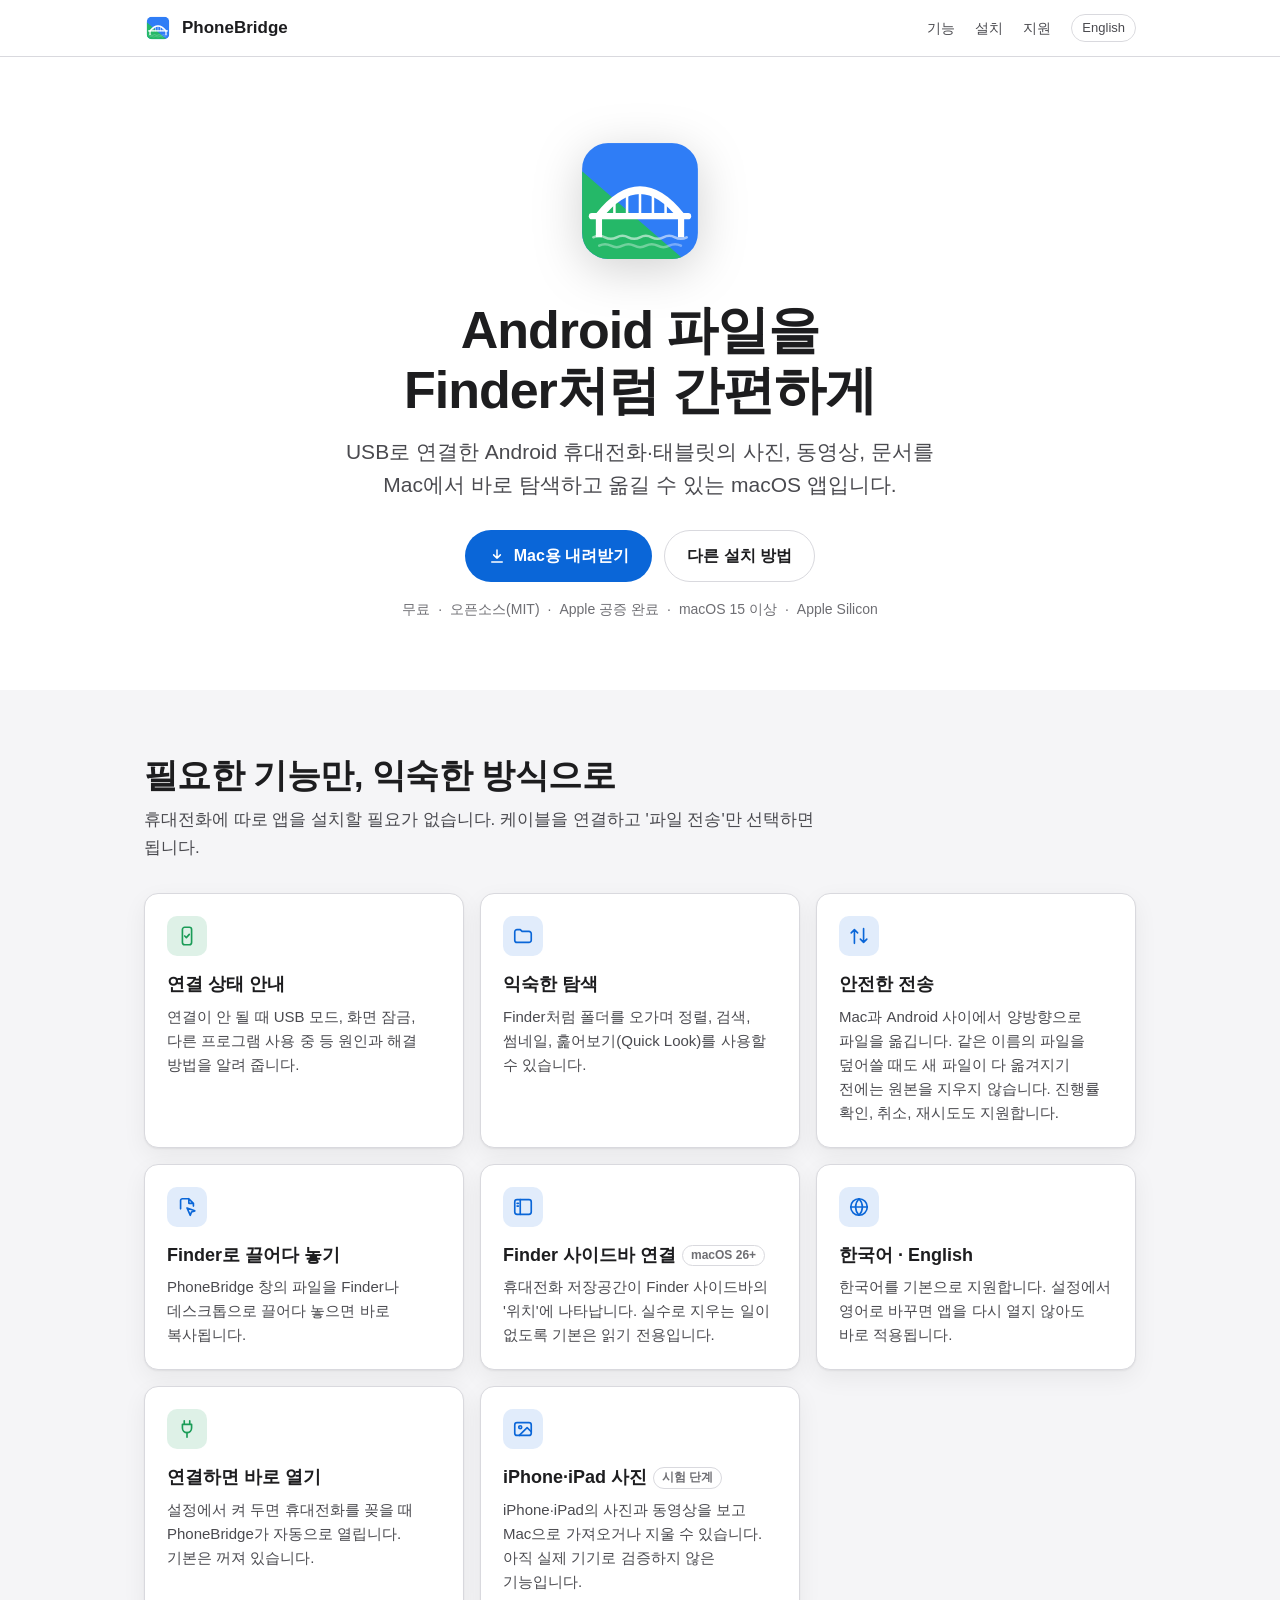
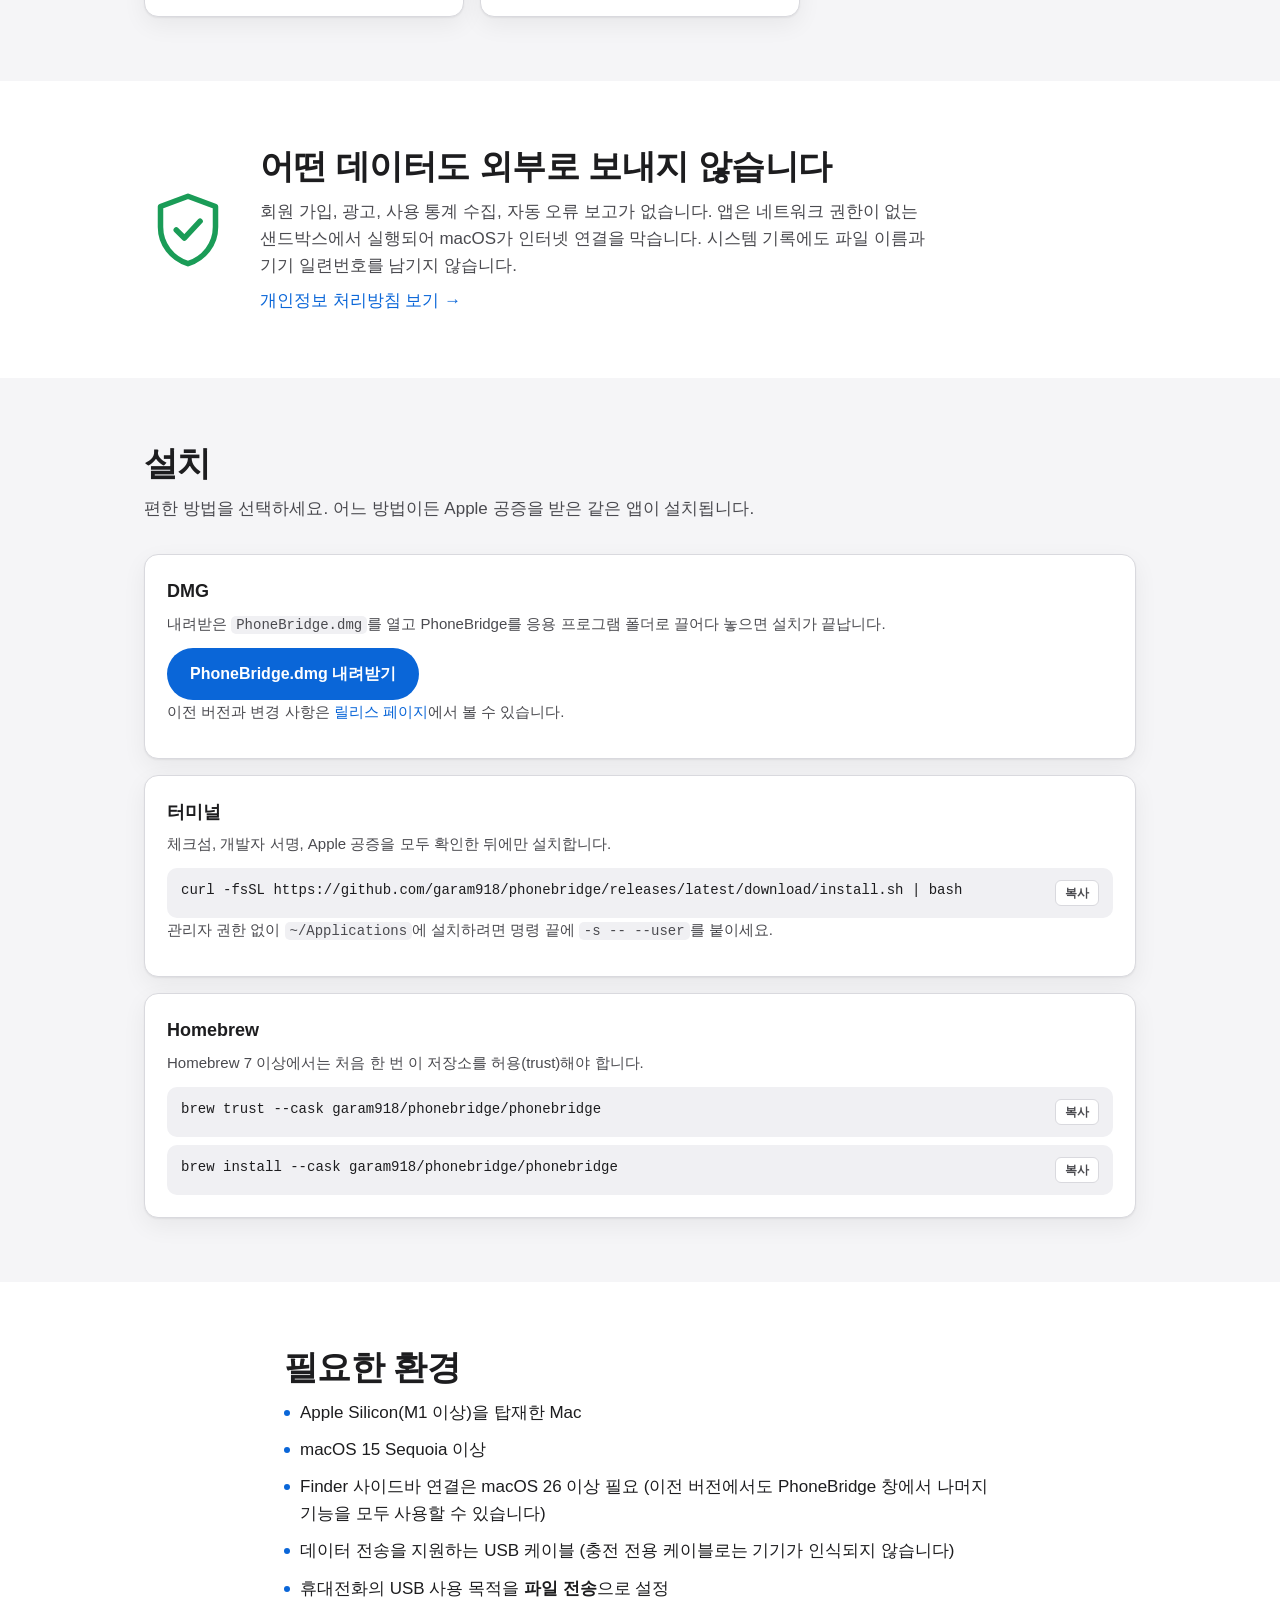
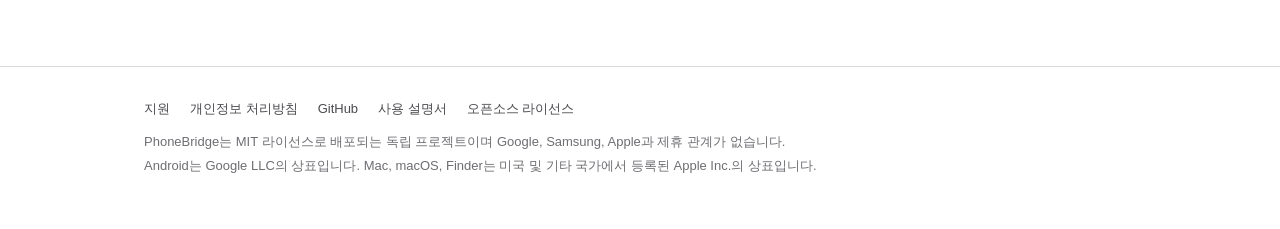
<file: index.html>
<!doctype html>
<html lang="ko">
<head>
  <meta charset="utf-8">
  <meta name="viewport" content="width=device-width, initial-scale=1">
  <title>PhoneBridge — Mac용 Android 파일 탐색기</title>
  <meta name="description" content="USB로 연결한 Android 휴대전화·태블릿의 파일을 Mac에서 탐색하고 옮길 수 있는 macOS 앱. 무료, 오픈소스, 데이터 수집 없음.">
  <link rel="canonical" href="https://garam918.github.io/phonebridge/">
  <link rel="alternate" hreflang="ko" href="https://garam918.github.io/phonebridge/">
  <link rel="alternate" hreflang="en" href="https://garam918.github.io/phonebridge/en/">
  <meta property="og:type" content="website">
  <meta property="og:title" content="PhoneBridge — Mac용 Android 파일 탐색기">
  <meta property="og:description" content="USB로 연결한 Android 기기의 파일을 Mac에서 탐색하고 옮겨 보세요.">
  <meta property="og:image" content="https://garam918.github.io/phonebridge/assets/icon-512.png">
  <meta property="og:locale" content="ko_KR">
  <link rel="icon" href="assets/favicon.png" type="image/png">
  <link rel="apple-touch-icon" href="assets/icon-512.png">
  <link rel="stylesheet" href="assets/style.css">
</head>
<body>
  <header class="site-header">
    <div class="wrap">
      <a class="brand" href="./"><img src="assets/icon.svg" alt="" width="28" height="28">PhoneBridge</a>
      <nav class="site-nav" aria-label="사이트">
        <a class="hide-sm" href="#features">기능</a>
        <a class="hide-sm" href="#install">설치</a>
        <a href="support.html">지원</a>
        <a class="lang" href="en/" hreflang="en" lang="en">English</a>
      </nav>
    </div>
  </header>

  <main>
    <section class="hero">
      <div class="wrap">
        <img class="hero-icon" src="assets/icon.svg" alt="PhoneBridge 아이콘" width="144" height="144">
        <h1>Android 파일을<br>Finder처럼 간편하게</h1>
        <p class="lead">USB로 연결한 Android 휴대전화·태블릿의 사진, 동영상, 문서를 Mac에서 바로 탐색하고 옮길 수 있는 macOS 앱입니다.</p>
        <div class="cta">
          <a class="btn btn-primary" href="https://github.com/garam918/phonebridge/releases/latest/download/PhoneBridge.dmg">
            <svg viewBox="0 0 24 24" fill="none" stroke="currentColor" stroke-width="2" stroke-linecap="round" stroke-linejoin="round" aria-hidden="true"><path d="M12 4v11m0 0-4.5-4.5M12 15l4.5-4.5M5 20h14"/></svg>
            Mac용 내려받기
          </a>
          <a class="btn btn-secondary" href="#install">다른 설치 방법</a>
        </div>
        <p class="meta"><span>무료</span><span>오픈소스(MIT)</span><span>Apple 공증 완료</span><span>macOS 15 이상</span><span>Apple Silicon</span></p>
      </div>
    </section>

    <section id="features" class="soft">
      <div class="wrap">
        <h2>필요한 기능만, 익숙한 방식으로</h2>
        <p class="section-lead">휴대전화에 따로 앱을 설치할 필요가 없습니다. 케이블을 연결하고 '파일 전송'만 선택하면 됩니다.</p>
        <div class="grid">
          <article class="card">
            <div class="ico green"><svg viewBox="0 0 24 24" fill="none" stroke="currentColor" stroke-width="1.8" stroke-linecap="round" stroke-linejoin="round" aria-hidden="true"><rect x="7" y="2.5" width="10" height="19" rx="2.5"/><path d="m9.5 12 1.8 1.8 3.2-3.6"/></svg></div>
            <h3>연결 상태 안내</h3>
            <p>연결이 안 될 때 USB 모드, 화면 잠금, 다른 프로그램 사용 중 등 원인과 해결 방법을 알려 줍니다.</p>
          </article>
          <article class="card">
            <div class="ico"><svg viewBox="0 0 24 24" fill="none" stroke="currentColor" stroke-width="1.8" stroke-linecap="round" stroke-linejoin="round" aria-hidden="true"><path d="M3 7.5A2.5 2.5 0 0 1 5.5 5H9l2 2h7.5A2.5 2.5 0 0 1 21 9.5v7a2.5 2.5 0 0 1-2.5 2.5h-13A2.5 2.5 0 0 1 3 16.5z"/></svg></div>
            <h3>익숙한 탐색</h3>
            <p>Finder처럼 폴더를 오가며 정렬, 검색, 썸네일, 훑어보기(Quick Look)를 사용할 수 있습니다.</p>
          </article>
          <article class="card">
            <div class="ico"><svg viewBox="0 0 24 24" fill="none" stroke="currentColor" stroke-width="1.8" stroke-linecap="round" stroke-linejoin="round" aria-hidden="true"><path d="M7 20V5m0 0L3.5 8.5M7 5l3.5 3.5M17 4v15m0 0-3.5-3.5M17 19l3.5-3.5"/></svg></div>
            <h3>안전한 전송</h3>
            <p>Mac과 Android 사이에서 양방향으로 파일을 옮깁니다. 같은 이름의 파일을 덮어쓸 때도 새 파일이 다 옮겨지기 전에는 원본을 지우지 않습니다. 진행률 확인, 취소, 재시도도 지원합니다.</p>
          </article>
          <article class="card">
            <div class="ico"><svg viewBox="0 0 24 24" fill="none" stroke="currentColor" stroke-width="1.8" stroke-linecap="round" stroke-linejoin="round" aria-hidden="true"><path d="M14 3H7a2 2 0 0 0-2 2v9M14 3l5 5M14 3v5h5m0 0v3"/><path d="m12 13 8.5 3.2-3.6 1.3-1.3 3.6z"/></svg></div>
            <h3>Finder로 끌어다 놓기</h3>
            <p>PhoneBridge 창의 파일을 Finder나 데스크톱으로 끌어다 놓으면 바로 복사됩니다.</p>
          </article>
          <article class="card">
            <div class="ico"><svg viewBox="0 0 24 24" fill="none" stroke="currentColor" stroke-width="1.8" stroke-linecap="round" stroke-linejoin="round" aria-hidden="true"><rect x="3" y="4" width="18" height="16" rx="2.5"/><path d="M9 4v16M5.5 8h1.5M5.5 11h1.5"/></svg></div>
            <h3>Finder 사이드바 연결<span class="tag">macOS 26+</span></h3>
            <p>휴대전화 저장공간이 Finder 사이드바의 '위치'에 나타납니다. 실수로 지우는 일이 없도록 기본은 읽기 전용입니다.</p>
          </article>
          <article class="card">
            <div class="ico"><svg viewBox="0 0 24 24" fill="none" stroke="currentColor" stroke-width="1.8" stroke-linecap="round" stroke-linejoin="round" aria-hidden="true"><circle cx="12" cy="12" r="9"/><path d="M3 12h18M12 3c2.5 2.6 3.7 5.6 3.7 9s-1.2 6.4-3.7 9c-2.5-2.6-3.7-5.6-3.7-9S9.5 5.6 12 3z"/></svg></div>
            <h3>한국어 · English</h3>
            <p>한국어를 기본으로 지원합니다. 설정에서 영어로 바꾸면 앱을 다시 열지 않아도 바로 적용됩니다.</p>
          </article>
          <article class="card">
            <div class="ico green"><svg viewBox="0 0 24 24" fill="none" stroke="currentColor" stroke-width="1.8" stroke-linecap="round" stroke-linejoin="round" aria-hidden="true"><path d="M9 3v4M15 3v4M7 7h10v4a5 5 0 0 1-10 0z"/><path d="M12 16v5"/></svg></div>
            <h3>연결하면 바로 열기</h3>
            <p>설정에서 켜 두면 휴대전화를 꽂을 때 PhoneBridge가 자동으로 열립니다. 기본은 꺼져 있습니다.</p>
          </article>
          <article class="card">
            <div class="ico"><svg viewBox="0 0 24 24" fill="none" stroke="currentColor" stroke-width="1.8" stroke-linecap="round" stroke-linejoin="round" aria-hidden="true"><rect x="3" y="5" width="18" height="14" rx="2.5"/><circle cx="9" cy="10" r="1.6"/><path d="m21 15-4.5-4.5L8 19"/></svg></div>
            <h3>iPhone·iPad 사진<span class="tag">시험 단계</span></h3>
            <p>iPhone·iPad의 사진과 동영상을 보고 Mac으로 가져오거나 지울 수 있습니다. 아직 실제 기기로 검증하지 않은 기능입니다.</p>
          </article>
        </div>
      </div>
    </section>

    <section id="privacy">
      <div class="wrap">
        <div class="privacy-band">
          <svg class="shield" viewBox="0 0 24 24" fill="none" stroke="currentColor" stroke-width="1.5" stroke-linecap="round" stroke-linejoin="round" aria-hidden="true"><path d="M12 2.8 4.5 5.6v5.6c0 4.7 3.1 8.6 7.5 10 4.4-1.4 7.5-5.3 7.5-10V5.6z"/><path d="m8.8 12 2.2 2.2 4.3-4.6"/></svg>
          <div>
            <h2>어떤 데이터도 외부로 보내지 않습니다</h2>
            <p class="section-lead" style="margin-bottom:8px">회원 가입, 광고, 사용 통계 수집, 자동 오류 보고가 없습니다. 앱은 네트워크 권한이 없는 샌드박스에서 실행되어 macOS가 인터넷 연결을 막습니다. 시스템 기록에도 파일 이름과 기기 일련번호를 남기지 않습니다.</p>
            <a href="privacy.html">개인정보 처리방침 보기 →</a>
          </div>
        </div>
      </div>
    </section>

    <section id="install" class="soft">
      <div class="wrap">
        <h2>설치</h2>
        <p class="section-lead">편한 방법을 선택하세요. 어느 방법이든 Apple 공증을 받은 같은 앱이 설치됩니다.</p>
        <div class="install">
          <article class="card">
            <h3>DMG</h3>
            <p>내려받은 <code class="inline">PhoneBridge.dmg</code>를 열고 PhoneBridge를 응용 프로그램 폴더로 끌어다 놓으면 설치가 끝납니다.</p>
            <a class="btn btn-primary" href="https://github.com/garam918/phonebridge/releases/latest/download/PhoneBridge.dmg">PhoneBridge.dmg 내려받기</a>
            <p class="note">이전 버전과 변경 사항은 <a href="https://github.com/garam918/phonebridge/releases">릴리스 페이지</a>에서 볼 수 있습니다.</p>
          </article>
          <article class="card">
            <h3>터미널</h3>
            <p>체크섬, 개발자 서명, Apple 공증을 모두 확인한 뒤에만 설치합니다.</p>
            <div class="code"><code>curl -fsSL https://github.com/garam918/phonebridge/releases/latest/download/install.sh | bash</code></div>
            <p class="note">관리자 권한 없이 <code class="inline">~/Applications</code>에 설치하려면 명령 끝에 <code class="inline">-s -- --user</code>를 붙이세요.</p>
          </article>
          <article class="card">
            <h3>Homebrew</h3>
            <p>Homebrew 7 이상에서는 처음 한 번 이 저장소를 허용(trust)해야 합니다.</p>
            <div class="code"><code>brew trust --cask garam918/phonebridge/phonebridge</code></div>
            <div class="code"><code>brew install --cask garam918/phonebridge/phonebridge</code></div>
          </article>
        </div>
      </div>
    </section>

    <section id="requirements">
      <div class="wrap narrow">
        <h2>필요한 환경</h2>
        <ul class="req">
          <li>Apple Silicon(M1 이상)을 탑재한 Mac</li>
          <li>macOS 15 Sequoia 이상</li>
          <li>Finder 사이드바 연결은 macOS 26 이상 필요 (이전 버전에서도 PhoneBridge 창에서 나머지 기능을 모두 사용할 수 있습니다)</li>
          <li>데이터 전송을 지원하는 USB 케이블 (충전 전용 케이블로는 기기가 인식되지 않습니다)</li>
          <li>휴대전화의 USB 사용 목적을 <strong>파일 전송</strong>으로 설정</li>
        </ul>
      </div>
    </section>
  </main>

  <footer class="site-footer">
    <div class="wrap">
      <nav aria-label="바닥글">
        <a href="support.html">지원</a>
        <a href="privacy.html">개인정보 처리방침</a>
        <a href="https://github.com/garam918/phonebridge">GitHub</a>
        <a href="https://github.com/garam918/phonebridge/blob/main/docs/USER_GUIDE.ko.md">사용 설명서</a>
        <a href="https://github.com/garam918/phonebridge/blob/main/docs/LICENSES.md">오픈소스 라이선스</a>
      </nav>
      <p>PhoneBridge는 MIT 라이선스로 배포되는 독립 프로젝트이며 Google, Samsung, Apple과 제휴 관계가 없습니다.</p>
      <p>Android는 Google LLC의 상표입니다. Mac, macOS, Finder는 미국 및 기타 국가에서 등록된 Apple Inc.의 상표입니다.</p>
    </div>
  </footer>
  <script src="assets/site.js" defer></script>
</body>
</html>
</file>
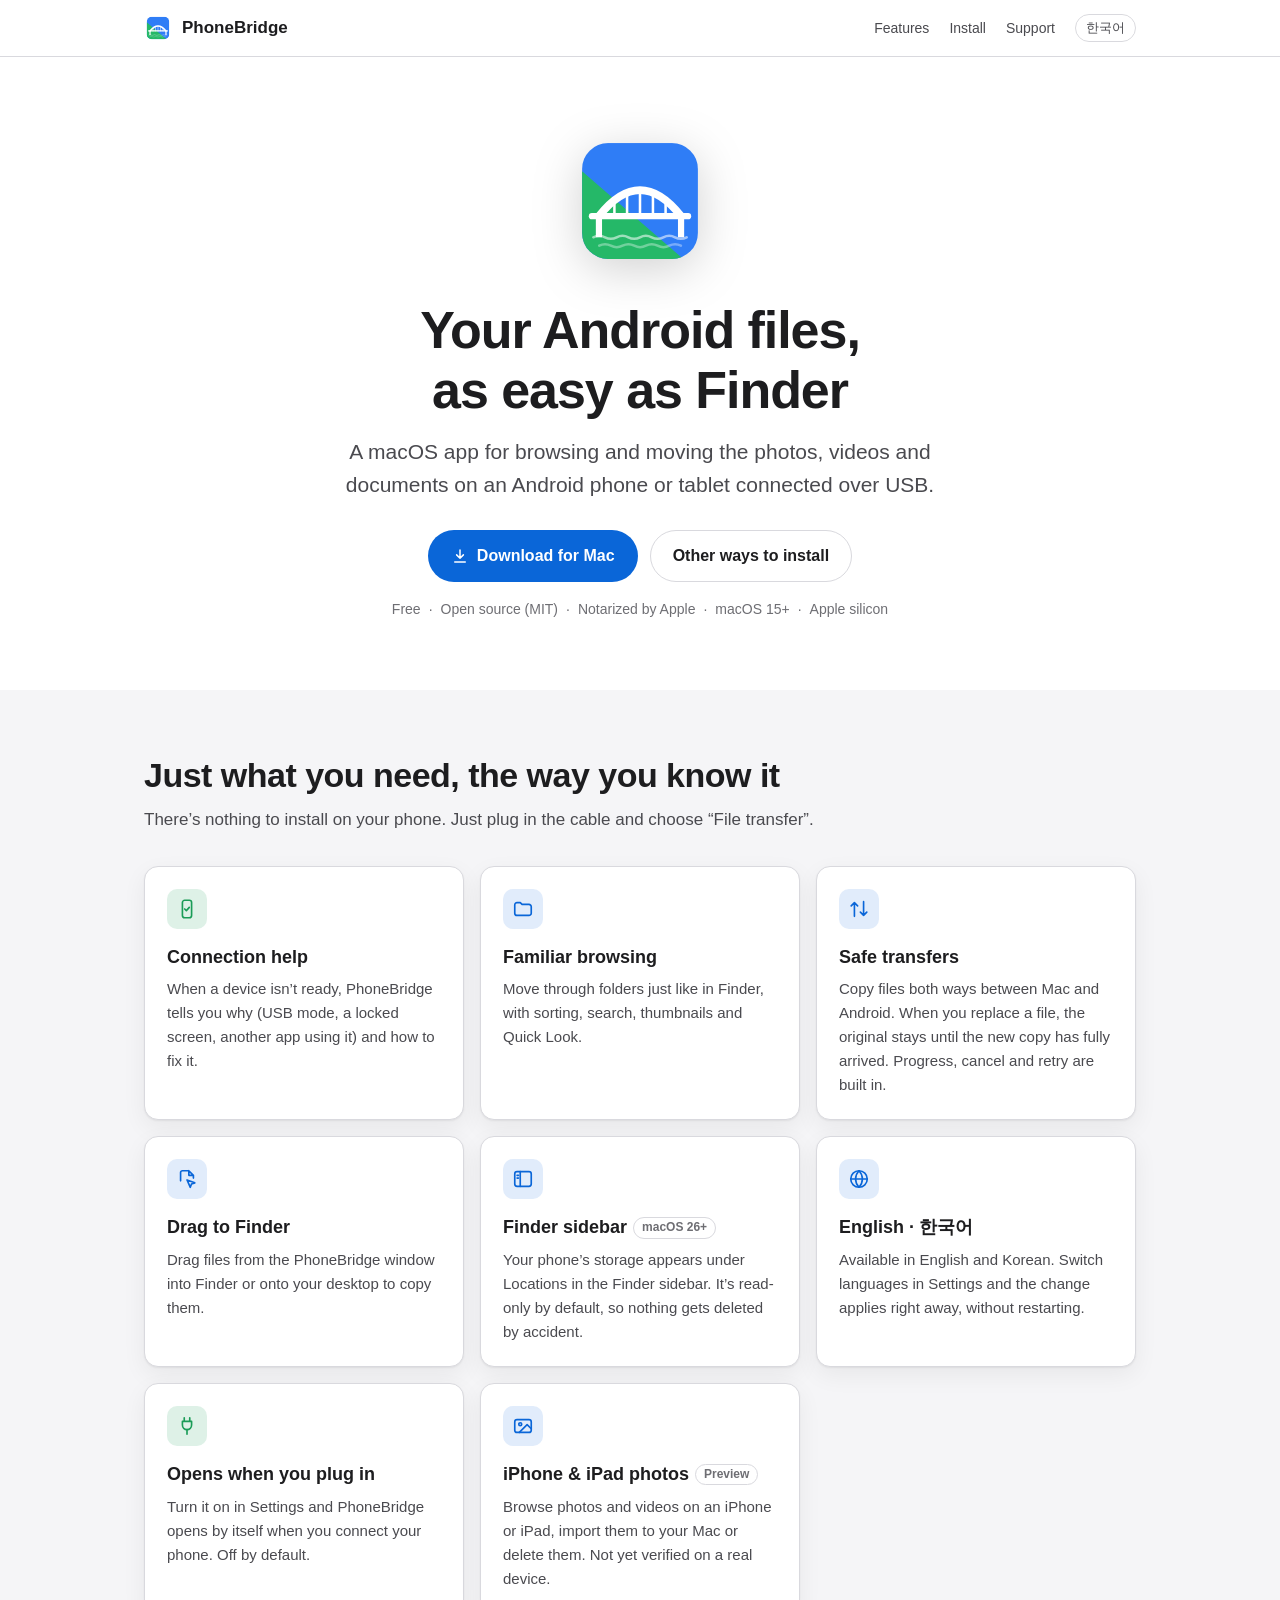
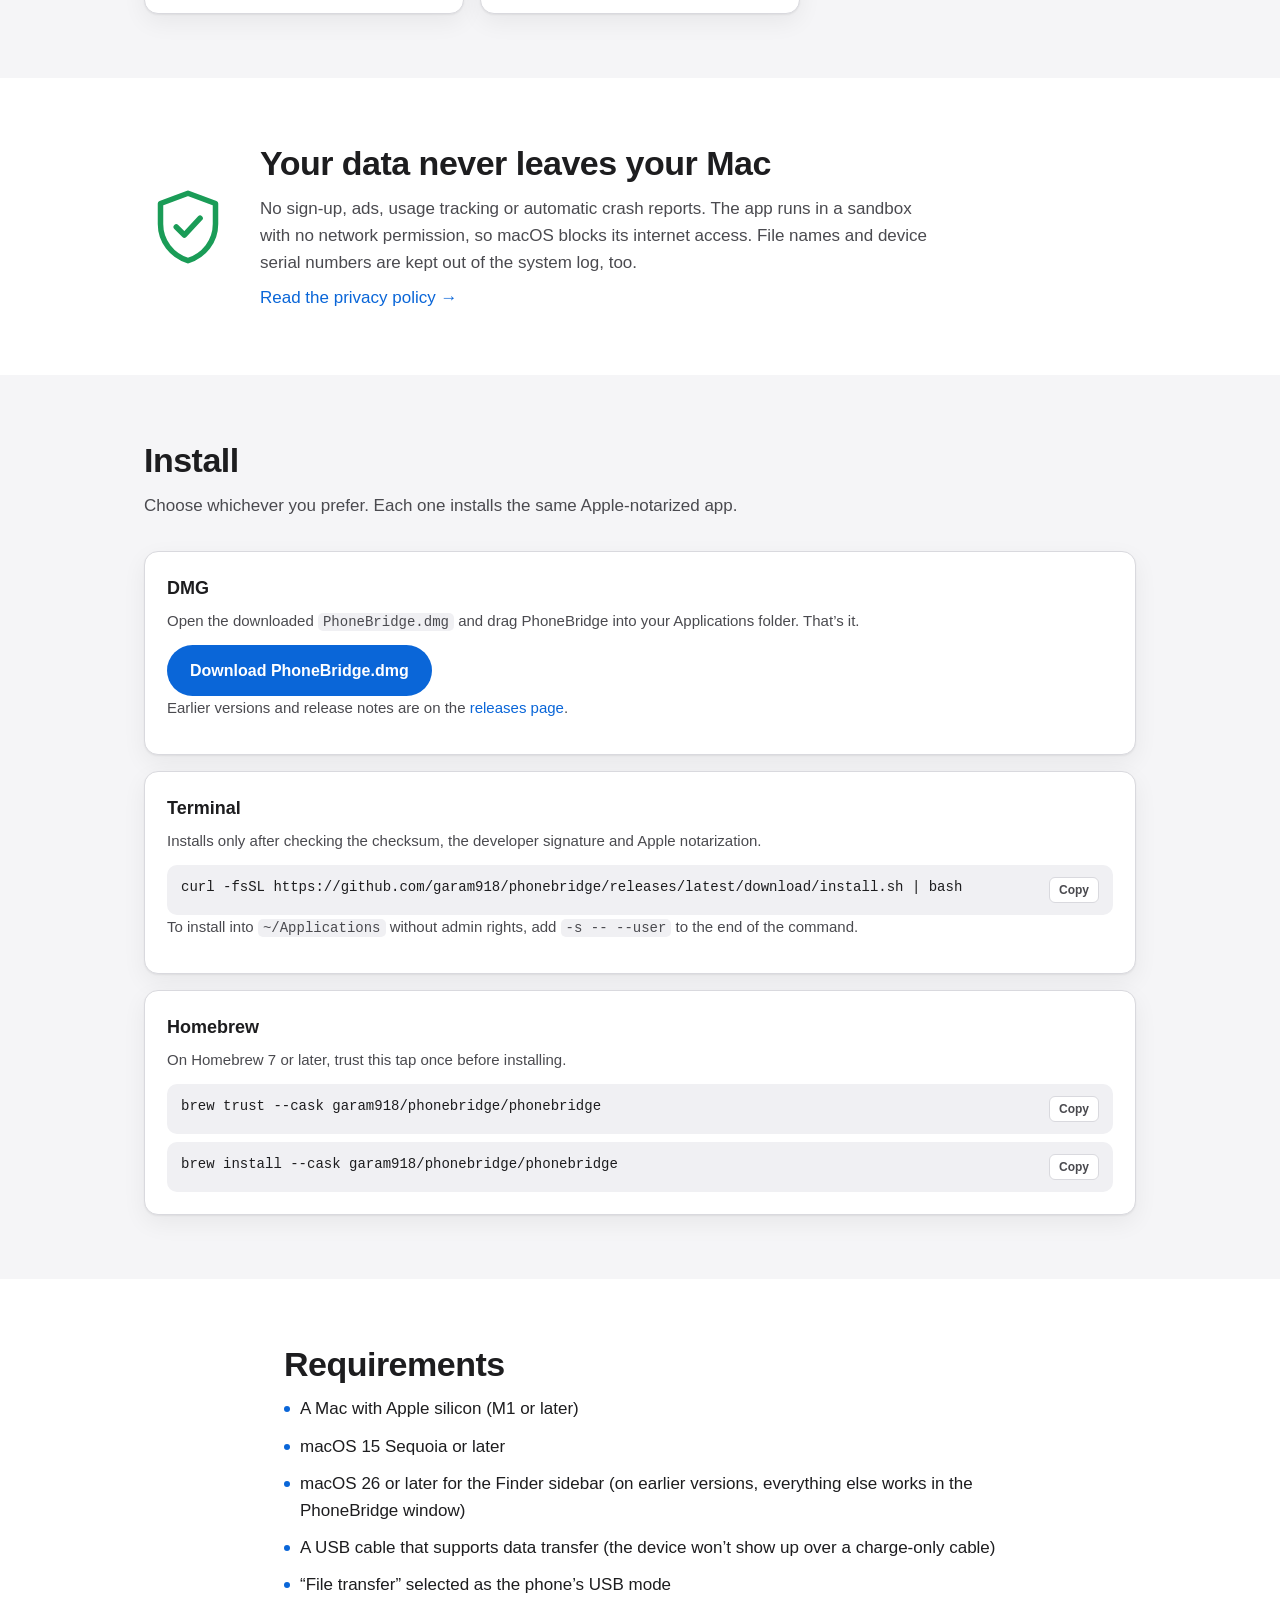
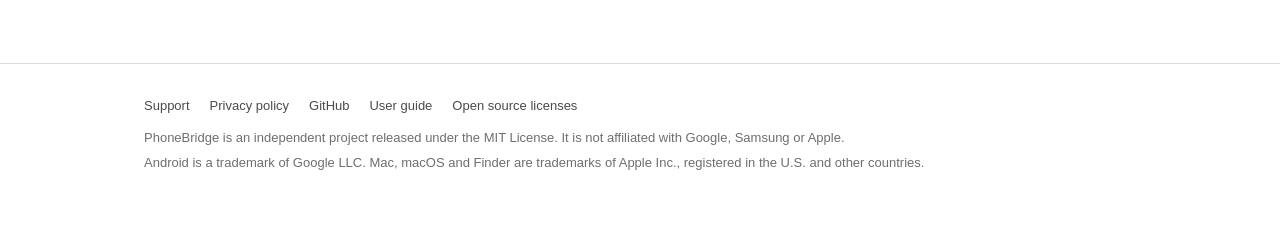
<file: en/index.html>
<!doctype html>
<html lang="en">
<head>
  <meta charset="utf-8">
  <meta name="viewport" content="width=device-width, initial-scale=1">
  <title>PhoneBridge — Android file browser for Mac</title>
  <meta name="description" content="A macOS app to browse and move files on an Android phone or tablet connected over USB. Free, open source, and it collects no data.">
  <link rel="canonical" href="https://garam918.github.io/phonebridge/en/">
  <link rel="alternate" hreflang="ko" href="https://garam918.github.io/phonebridge/">
  <link rel="alternate" hreflang="en" href="https://garam918.github.io/phonebridge/en/">
  <meta property="og:type" content="website">
  <meta property="og:title" content="PhoneBridge — Android file browser for Mac">
  <meta property="og:description" content="Browse and move files on your Android device from your Mac over USB.">
  <meta property="og:image" content="https://garam918.github.io/phonebridge/assets/icon-512.png">
  <meta property="og:locale" content="en_US">
  <link rel="icon" href="../assets/favicon.png" type="image/png">
  <link rel="apple-touch-icon" href="../assets/icon-512.png">
  <link rel="stylesheet" href="../assets/style.css">
</head>
<body>
  <header class="site-header">
    <div class="wrap">
      <a class="brand" href="./"><img src="../assets/icon.svg" alt="" width="28" height="28">PhoneBridge</a>
      <nav class="site-nav" aria-label="Site">
        <a class="hide-sm" href="#features">Features</a>
        <a class="hide-sm" href="#install">Install</a>
        <a href="support.html">Support</a>
        <a class="lang" href="../" hreflang="ko" lang="ko">한국어</a>
      </nav>
    </div>
  </header>

  <main>
    <section class="hero">
      <div class="wrap">
        <img class="hero-icon" src="../assets/icon.svg" alt="PhoneBridge icon" width="144" height="144">
        <h1>Your Android files,<br>as easy as Finder</h1>
        <p class="lead">A macOS app for browsing and moving the photos, videos and documents on an Android phone or tablet connected over USB.</p>
        <div class="cta">
          <a class="btn btn-primary" href="https://github.com/garam918/phonebridge/releases/latest/download/PhoneBridge.dmg">
            <svg viewBox="0 0 24 24" fill="none" stroke="currentColor" stroke-width="2" stroke-linecap="round" stroke-linejoin="round" aria-hidden="true"><path d="M12 4v11m0 0-4.5-4.5M12 15l4.5-4.5M5 20h14"/></svg>
            Download for Mac
          </a>
          <a class="btn btn-secondary" href="#install">Other ways to install</a>
        </div>
        <p class="meta"><span>Free</span><span>Open source (MIT)</span><span>Notarized by Apple</span><span>macOS 15+</span><span>Apple silicon</span></p>
      </div>
    </section>

    <section id="features" class="soft">
      <div class="wrap">
        <h2>Just what you need, the way you know it</h2>
        <p class="section-lead">There’s nothing to install on your phone. Just plug in the cable and choose “File transfer”.</p>
        <div class="grid">
          <article class="card">
            <div class="ico green"><svg viewBox="0 0 24 24" fill="none" stroke="currentColor" stroke-width="1.8" stroke-linecap="round" stroke-linejoin="round" aria-hidden="true"><rect x="7" y="2.5" width="10" height="19" rx="2.5"/><path d="m9.5 12 1.8 1.8 3.2-3.6"/></svg></div>
            <h3>Connection help</h3>
            <p>When a device isn’t ready, PhoneBridge tells you why (USB mode, a locked screen, another app using it) and how to fix it.</p>
          </article>
          <article class="card">
            <div class="ico"><svg viewBox="0 0 24 24" fill="none" stroke="currentColor" stroke-width="1.8" stroke-linecap="round" stroke-linejoin="round" aria-hidden="true"><path d="M3 7.5A2.5 2.5 0 0 1 5.5 5H9l2 2h7.5A2.5 2.5 0 0 1 21 9.5v7a2.5 2.5 0 0 1-2.5 2.5h-13A2.5 2.5 0 0 1 3 16.5z"/></svg></div>
            <h3>Familiar browsing</h3>
            <p>Move through folders just like in Finder, with sorting, search, thumbnails and Quick Look.</p>
          </article>
          <article class="card">
            <div class="ico"><svg viewBox="0 0 24 24" fill="none" stroke="currentColor" stroke-width="1.8" stroke-linecap="round" stroke-linejoin="round" aria-hidden="true"><path d="M7 20V5m0 0L3.5 8.5M7 5l3.5 3.5M17 4v15m0 0-3.5-3.5M17 19l3.5-3.5"/></svg></div>
            <h3>Safe transfers</h3>
            <p>Copy files both ways between Mac and Android. When you replace a file, the original stays until the new copy has fully arrived. Progress, cancel and retry are built in.</p>
          </article>
          <article class="card">
            <div class="ico"><svg viewBox="0 0 24 24" fill="none" stroke="currentColor" stroke-width="1.8" stroke-linecap="round" stroke-linejoin="round" aria-hidden="true"><path d="M14 3H7a2 2 0 0 0-2 2v9M14 3l5 5M14 3v5h5m0 0v3"/><path d="m12 13 8.5 3.2-3.6 1.3-1.3 3.6z"/></svg></div>
            <h3>Drag to Finder</h3>
            <p>Drag files from the PhoneBridge window into Finder or onto your desktop to copy them.</p>
          </article>
          <article class="card">
            <div class="ico"><svg viewBox="0 0 24 24" fill="none" stroke="currentColor" stroke-width="1.8" stroke-linecap="round" stroke-linejoin="round" aria-hidden="true"><rect x="3" y="4" width="18" height="16" rx="2.5"/><path d="M9 4v16M5.5 8h1.5M5.5 11h1.5"/></svg></div>
            <h3>Finder sidebar<span class="tag">macOS 26+</span></h3>
            <p>Your phone’s storage appears under Locations in the Finder sidebar. It’s read-only by default, so nothing gets deleted by accident.</p>
          </article>
          <article class="card">
            <div class="ico"><svg viewBox="0 0 24 24" fill="none" stroke="currentColor" stroke-width="1.8" stroke-linecap="round" stroke-linejoin="round" aria-hidden="true"><circle cx="12" cy="12" r="9"/><path d="M3 12h18M12 3c2.5 2.6 3.7 5.6 3.7 9s-1.2 6.4-3.7 9c-2.5-2.6-3.7-5.6-3.7-9S9.5 5.6 12 3z"/></svg></div>
            <h3>English · 한국어</h3>
            <p>Available in English and Korean. Switch languages in Settings and the change applies right away, without restarting.</p>
          </article>
          <article class="card">
            <div class="ico green"><svg viewBox="0 0 24 24" fill="none" stroke="currentColor" stroke-width="1.8" stroke-linecap="round" stroke-linejoin="round" aria-hidden="true"><path d="M9 3v4M15 3v4M7 7h10v4a5 5 0 0 1-10 0z"/><path d="M12 16v5"/></svg></div>
            <h3>Opens when you plug in</h3>
            <p>Turn it on in Settings and PhoneBridge opens by itself when you connect your phone. Off by default.</p>
          </article>
          <article class="card">
            <div class="ico"><svg viewBox="0 0 24 24" fill="none" stroke="currentColor" stroke-width="1.8" stroke-linecap="round" stroke-linejoin="round" aria-hidden="true"><rect x="3" y="5" width="18" height="14" rx="2.5"/><circle cx="9" cy="10" r="1.6"/><path d="m21 15-4.5-4.5L8 19"/></svg></div>
            <h3>iPhone &amp; iPad photos<span class="tag">Preview</span></h3>
            <p>Browse photos and videos on an iPhone or iPad, import them to your Mac or delete them. Not yet verified on a real device.</p>
          </article>
        </div>
      </div>
    </section>

    <section id="privacy">
      <div class="wrap">
        <div class="privacy-band">
          <svg class="shield" viewBox="0 0 24 24" fill="none" stroke="currentColor" stroke-width="1.5" stroke-linecap="round" stroke-linejoin="round" aria-hidden="true"><path d="M12 2.8 4.5 5.6v5.6c0 4.7 3.1 8.6 7.5 10 4.4-1.4 7.5-5.3 7.5-10V5.6z"/><path d="m8.8 12 2.2 2.2 4.3-4.6"/></svg>
          <div>
            <h2>Your data never leaves your Mac</h2>
            <p class="section-lead" style="margin-bottom:8px">No sign-up, ads, usage tracking or automatic crash reports. The app runs in a sandbox with no network permission, so macOS blocks its internet access. File names and device serial numbers are kept out of the system log, too.</p>
            <a href="privacy.html">Read the privacy policy →</a>
          </div>
        </div>
      </div>
    </section>

    <section id="install" class="soft">
      <div class="wrap">
        <h2>Install</h2>
        <p class="section-lead">Choose whichever you prefer. Each one installs the same Apple-notarized app.</p>
        <div class="install">
          <article class="card">
            <h3>DMG</h3>
            <p>Open the downloaded <code class="inline">PhoneBridge.dmg</code> and drag PhoneBridge into your Applications folder. That’s it.</p>
            <a class="btn btn-primary" href="https://github.com/garam918/phonebridge/releases/latest/download/PhoneBridge.dmg">Download PhoneBridge.dmg</a>
            <p class="note">Earlier versions and release notes are on the <a href="https://github.com/garam918/phonebridge/releases">releases page</a>.</p>
          </article>
          <article class="card">
            <h3>Terminal</h3>
            <p>Installs only after checking the checksum, the developer signature and Apple notarization.</p>
            <div class="code"><code>curl -fsSL https://github.com/garam918/phonebridge/releases/latest/download/install.sh | bash</code></div>
            <p class="note">To install into <code class="inline">~/Applications</code> without admin rights, add <code class="inline">-s -- --user</code> to the end of the command.</p>
          </article>
          <article class="card">
            <h3>Homebrew</h3>
            <p>On Homebrew 7 or later, trust this tap once before installing.</p>
            <div class="code"><code>brew trust --cask garam918/phonebridge/phonebridge</code></div>
            <div class="code"><code>brew install --cask garam918/phonebridge/phonebridge</code></div>
          </article>
        </div>
      </div>
    </section>

    <section id="requirements">
      <div class="wrap narrow">
        <h2>Requirements</h2>
        <ul class="req">
          <li>A Mac with Apple silicon (M1 or later)</li>
          <li>macOS 15 Sequoia or later</li>
          <li>macOS 26 or later for the Finder sidebar (on earlier versions, everything else works in the PhoneBridge window)</li>
          <li>A USB cable that supports data transfer (the device won’t show up over a charge-only cable)</li>
          <li>“File transfer” selected as the phone’s USB mode</li>
        </ul>
      </div>
    </section>
  </main>

  <footer class="site-footer">
    <div class="wrap">
      <nav aria-label="Footer">
        <a href="support.html">Support</a>
        <a href="privacy.html">Privacy policy</a>
        <a href="https://github.com/garam918/phonebridge">GitHub</a>
        <a href="https://github.com/garam918/phonebridge/blob/main/docs/USER_GUIDE.en.md">User guide</a>
        <a href="https://github.com/garam918/phonebridge/blob/main/docs/LICENSES.md">Open source licenses</a>
      </nav>
      <p>PhoneBridge is an independent project released under the MIT License. It is not affiliated with Google, Samsung or Apple.</p>
      <p>Android is a trademark of Google LLC. Mac, macOS and Finder are trademarks of Apple Inc., registered in the U.S. and other countries.</p>
    </div>
  </footer>
  <script src="../assets/site.js" defer></script>
</body>
</html>
</file>
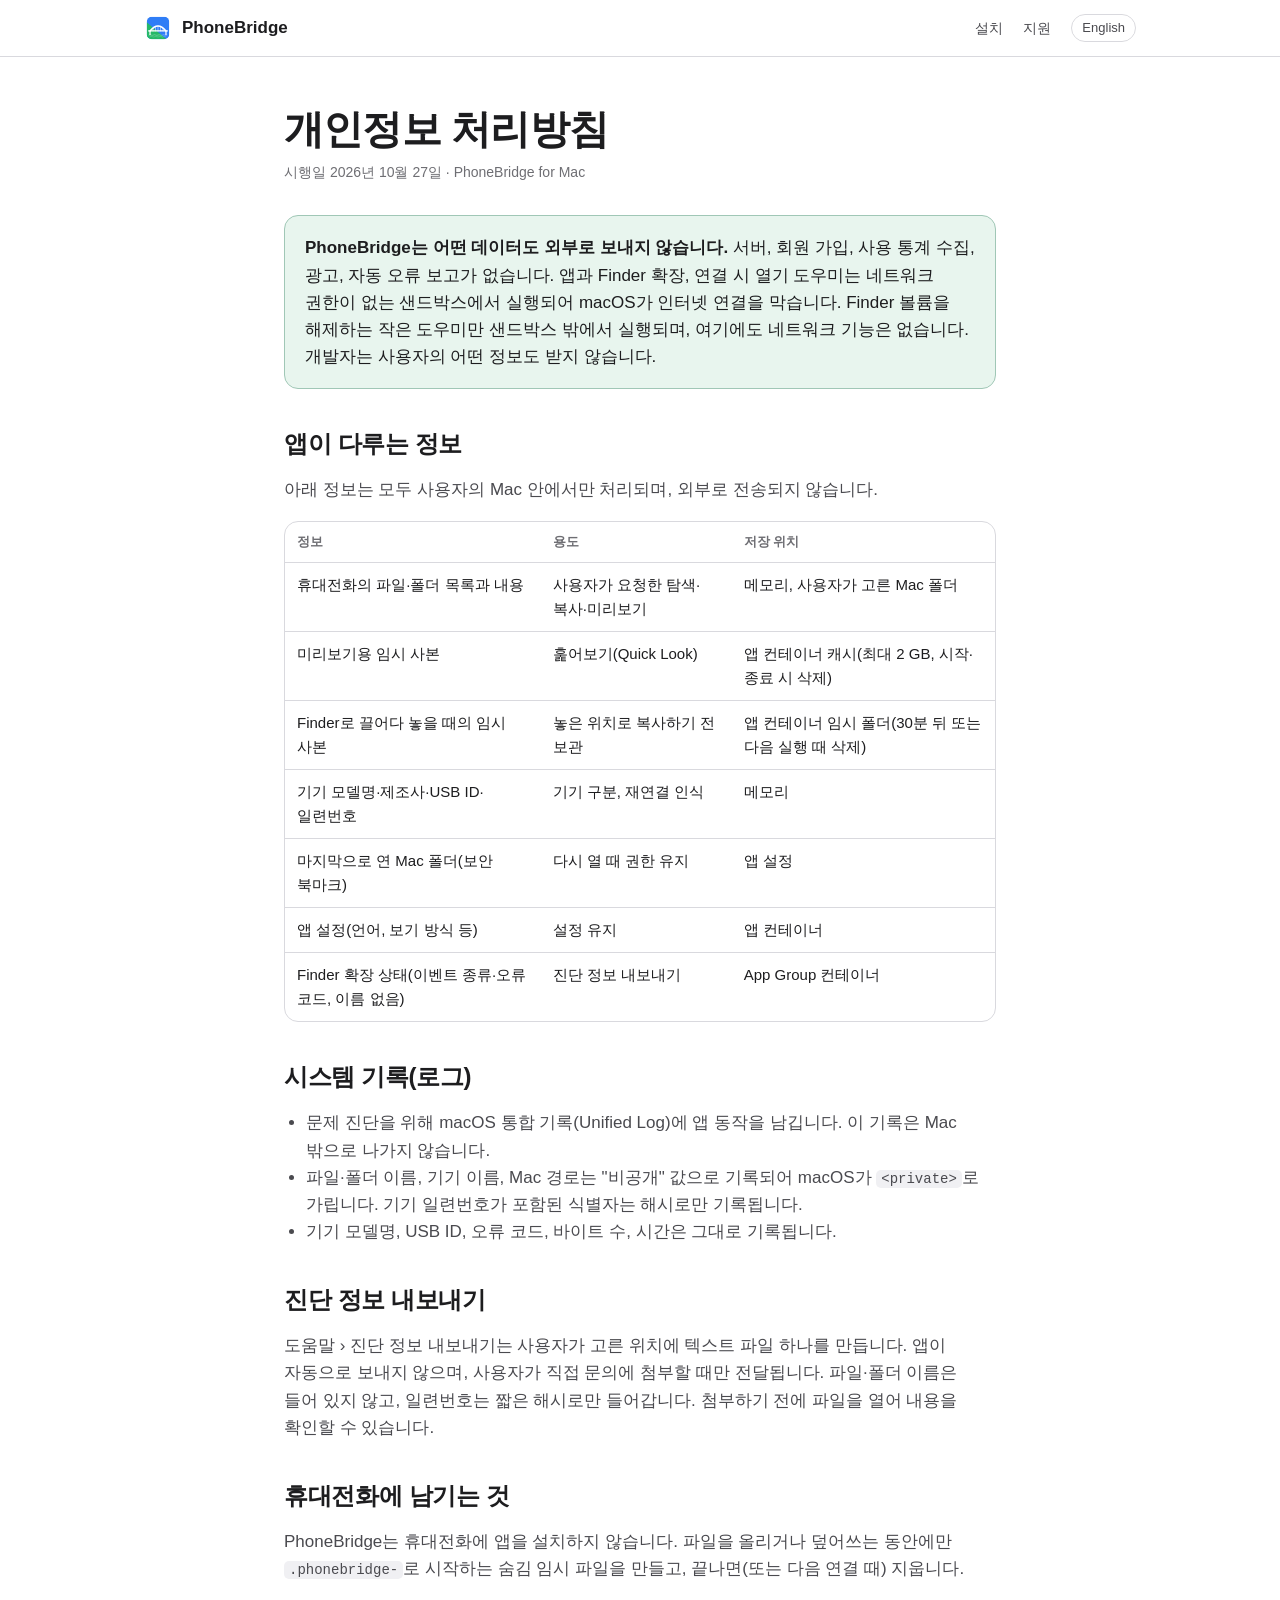
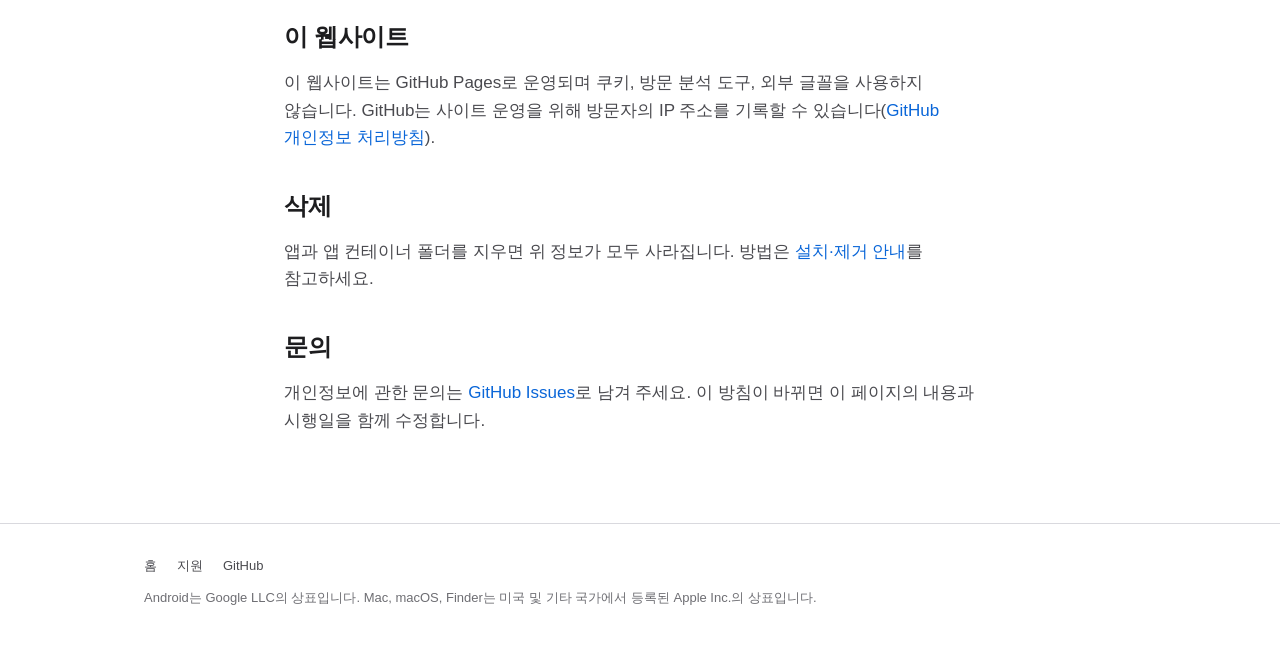
<file: privacy.html>
<!doctype html>
<html lang="ko">
<head>
  <meta charset="utf-8">
  <meta name="viewport" content="width=device-width, initial-scale=1">
  <title>개인정보 처리방침 — PhoneBridge</title>
  <meta name="description" content="PhoneBridge는 어떤 데이터도 외부로 보내지 않습니다. 앱이 다루는 정보와 저장 위치를 설명합니다.">
  <link rel="canonical" href="https://garam918.github.io/phonebridge/privacy.html">
  <link rel="alternate" hreflang="ko" href="https://garam918.github.io/phonebridge/privacy.html">
  <link rel="alternate" hreflang="en" href="https://garam918.github.io/phonebridge/en/privacy.html">
  <link rel="icon" href="assets/favicon.png" type="image/png">
  <link rel="stylesheet" href="assets/style.css">
</head>
<body>
  <header class="site-header">
    <div class="wrap">
      <a class="brand" href="./"><img src="assets/icon.svg" alt="" width="28" height="28">PhoneBridge</a>
      <nav class="site-nav" aria-label="사이트">
        <a class="hide-sm" href="./#install">설치</a>
        <a href="support.html">지원</a>
        <a class="lang" href="en/privacy.html" hreflang="en" lang="en">English</a>
      </nav>
    </div>
  </header>

  <main class="doc">
    <div class="wrap narrow">
      <h1>개인정보 처리방침</h1>
      <p class="updated">시행일 2026년 10월 27일 · PhoneBridge for Mac</p>

      <div class="summary">
        <p><strong>PhoneBridge는 어떤 데이터도 외부로 보내지 않습니다.</strong> 서버, 회원 가입, 사용 통계 수집, 광고, 자동 오류 보고가 없습니다. 앱과 Finder 확장, 연결 시 열기 도우미는 네트워크 권한이 없는 샌드박스에서 실행되어 macOS가 인터넷 연결을 막습니다. Finder 볼륨을 해제하는 작은 도우미만 샌드박스 밖에서 실행되며, 여기에도 네트워크 기능은 없습니다. 개발자는 사용자의 어떤 정보도 받지 않습니다.</p>
      </div>

      <h2>앱이 다루는 정보</h2>
      <p>아래 정보는 모두 사용자의 Mac 안에서만 처리되며, 외부로 전송되지 않습니다.</p>
      <div class="table-scroll">
        <table>
          <thead><tr><th>정보</th><th>용도</th><th>저장 위치</th></tr></thead>
          <tbody>
            <tr><td>휴대전화의 파일·폴더 목록과 내용</td><td>사용자가 요청한 탐색·복사·미리보기</td><td>메모리, 사용자가 고른 Mac 폴더</td></tr>
            <tr><td>미리보기용 임시 사본</td><td>훑어보기(Quick Look)</td><td>앱 컨테이너 캐시(최대 2 GB, 시작·종료 시 삭제)</td></tr>
            <tr><td>Finder로 끌어다 놓을 때의 임시 사본</td><td>놓은 위치로 복사하기 전 보관</td><td>앱 컨테이너 임시 폴더(30분 뒤 또는 다음 실행 때 삭제)</td></tr>
            <tr><td>기기 모델명·제조사·USB ID·일련번호</td><td>기기 구분, 재연결 인식</td><td>메모리</td></tr>
            <tr><td>마지막으로 연 Mac 폴더(보안 북마크)</td><td>다시 열 때 권한 유지</td><td>앱 설정</td></tr>
            <tr><td>앱 설정(언어, 보기 방식 등)</td><td>설정 유지</td><td>앱 컨테이너</td></tr>
            <tr><td>Finder 확장 상태(이벤트 종류·오류 코드, 이름 없음)</td><td>진단 정보 내보내기</td><td>App Group 컨테이너</td></tr>
          </tbody>
        </table>
      </div>

      <h2>시스템 기록(로그)</h2>
      <ul>
        <li>문제 진단을 위해 macOS 통합 기록(Unified Log)에 앱 동작을 남깁니다. 이 기록은 Mac 밖으로 나가지 않습니다.</li>
        <li>파일·폴더 이름, 기기 이름, Mac 경로는 "비공개" 값으로 기록되어 macOS가 <code class="inline">&lt;private&gt;</code>로 가립니다. 기기 일련번호가 포함된 식별자는 해시로만 기록됩니다.</li>
        <li>기기 모델명, USB ID, 오류 코드, 바이트 수, 시간은 그대로 기록됩니다.</li>
      </ul>

      <h2>진단 정보 내보내기</h2>
      <p>도움말 › 진단 정보 내보내기는 사용자가 고른 위치에 텍스트 파일 하나를 만듭니다. 앱이 자동으로 보내지 않으며, 사용자가 직접 문의에 첨부할 때만 전달됩니다. 파일·폴더 이름은 들어 있지 않고, 일련번호는 짧은 해시로만 들어갑니다. 첨부하기 전에 파일을 열어 내용을 확인할 수 있습니다.</p>

      <h2>휴대전화에 남기는 것</h2>
      <p>PhoneBridge는 휴대전화에 앱을 설치하지 않습니다. 파일을 올리거나 덮어쓰는 동안에만 <code class="inline">.phonebridge-</code>로 시작하는 숨김 임시 파일을 만들고, 끝나면(또는 다음 연결 때) 지웁니다.</p>

      <h2>이 웹사이트</h2>
      <p>이 웹사이트는 GitHub Pages로 운영되며 쿠키, 방문 분석 도구, 외부 글꼴을 사용하지 않습니다. GitHub는 사이트 운영을 위해 방문자의 IP 주소를 기록할 수 있습니다(<a href="https://docs.github.com/site-policy/privacy-policies/github-general-privacy-statement">GitHub 개인정보 처리방침</a>).</p>

      <h2>삭제</h2>
      <p>앱과 앱 컨테이너 폴더를 지우면 위 정보가 모두 사라집니다. 방법은 <a href="https://github.com/garam918/phonebridge/blob/main/docs/INSTALL.md">설치·제거 안내</a>를 참고하세요.</p>

      <h2>문의</h2>
      <p>개인정보에 관한 문의는 <a href="https://github.com/garam918/phonebridge/issues">GitHub Issues</a>로 남겨 주세요. 이 방침이 바뀌면 이 페이지의 내용과 시행일을 함께 수정합니다.</p>
    </div>
  </main>

  <footer class="site-footer">
    <div class="wrap">
      <nav aria-label="바닥글">
        <a href="./">홈</a>
        <a href="support.html">지원</a>
        <a href="https://github.com/garam918/phonebridge">GitHub</a>
      </nav>
      <p>Android는 Google LLC의 상표입니다. Mac, macOS, Finder는 미국 및 기타 국가에서 등록된 Apple Inc.의 상표입니다.</p>
    </div>
  </footer>
</body>
</html>
</file>
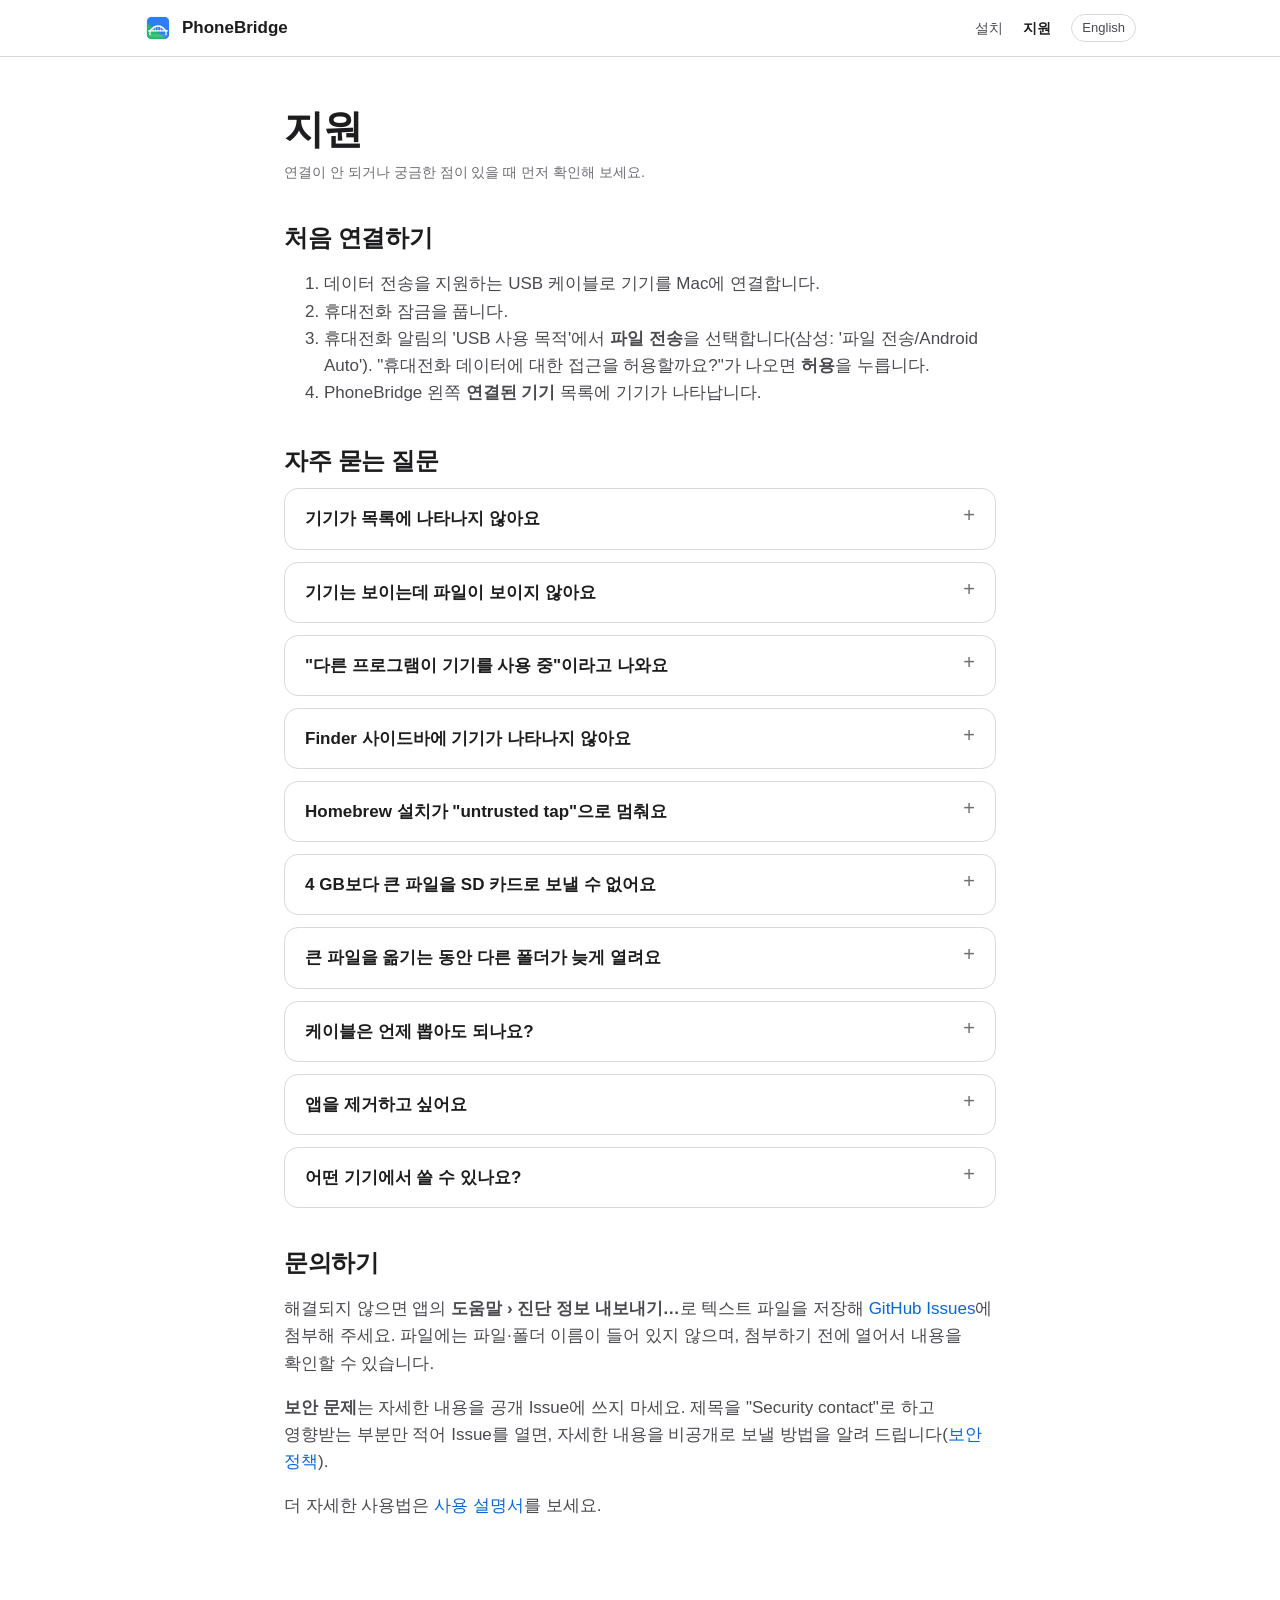
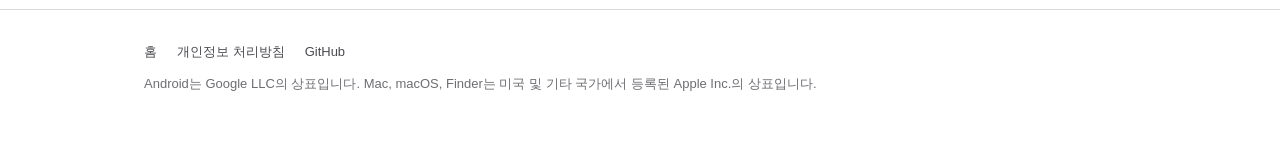
<file: support.html>
<!doctype html>
<html lang="ko">
<head>
  <meta charset="utf-8">
  <meta name="viewport" content="width=device-width, initial-scale=1">
  <title>지원 — PhoneBridge</title>
  <meta name="description" content="PhoneBridge 연결 문제 해결, 자주 묻는 질문, 문의 방법.">
  <link rel="canonical" href="https://garam918.github.io/phonebridge/support.html">
  <link rel="alternate" hreflang="ko" href="https://garam918.github.io/phonebridge/support.html">
  <link rel="alternate" hreflang="en" href="https://garam918.github.io/phonebridge/en/support.html">
  <link rel="icon" href="assets/favicon.png" type="image/png">
  <link rel="stylesheet" href="assets/style.css">
</head>
<body>
  <header class="site-header">
    <div class="wrap">
      <a class="brand" href="./"><img src="assets/icon.svg" alt="" width="28" height="28">PhoneBridge</a>
      <nav class="site-nav" aria-label="사이트">
        <a class="hide-sm" href="./#install">설치</a>
        <a href="support.html" aria-current="page">지원</a>
        <a class="lang" href="en/support.html" hreflang="en" lang="en">English</a>
      </nav>
    </div>
  </header>

  <main class="doc">
    <div class="wrap narrow">
      <h1>지원</h1>
      <p class="updated">연결이 안 되거나 궁금한 점이 있을 때 먼저 확인해 보세요.</p>

      <h2>처음 연결하기</h2>
      <ol>
        <li>데이터 전송을 지원하는 USB 케이블로 기기를 Mac에 연결합니다.</li>
        <li>휴대전화 잠금을 풉니다.</li>
        <li>휴대전화 알림의 'USB 사용 목적'에서 <strong>파일 전송</strong>을 선택합니다(삼성: '파일 전송/Android Auto'). "휴대전화 데이터에 대한 접근을 허용할까요?"가 나오면 <strong>허용</strong>을 누릅니다.</li>
        <li>PhoneBridge 왼쪽 <strong>연결된 기기</strong> 목록에 기기가 나타납니다.</li>
      </ol>

      <h2>자주 묻는 질문</h2>

      <details>
        <summary>기기가 목록에 나타나지 않아요</summary>
        <ul>
          <li>충전 전용 케이블일 수 있습니다. 데이터 전송을 지원하는 다른 케이블이나 다른 USB 포트로 바꿔 보세요. USB 허브보다 Mac에 직접 연결하는 편이 안정적입니다.</li>
          <li>휴대전화의 USB 사용 목적이 '충전만' 또는 '사진 전송(PTP)'이면 '파일 전송'으로 바꿔 주세요.</li>
          <li>앱의 <strong>도움말 › 연결 문제 해결</strong>에 점검 목록이 있습니다.</li>
        </ul>
      </details>

      <details>
        <summary>기기는 보이는데 파일이 보이지 않아요</summary>
        <p>휴대전화가 잠겨 있거나, 데이터 접근을 아직 허용하지 않았거나, USB 사용 목적이 '파일 전송'이 아닌 경우입니다. 삼성 기기는 이 경우에도 연결은 되지만 파일이 보이지 않습니다. 잠금을 풀고 '파일 전송'을 선택한 뒤 '허용'을 누르면 파일 목록이 자동으로 나타납니다.</p>
      </details>

      <details>
        <summary>"다른 프로그램이 기기를 사용 중"이라고 나와요</summary>
        <p>macOS에서는 한 번에 한 프로그램만 휴대전화에 접근할 수 있습니다. 이미지 캡처, Android File Transfer, Smart Switch 같은 프로그램을 종료한 뒤 <strong>다시 시도</strong>를 누르세요. PhoneBridge는 다른 프로그램을 임의로 종료하지 않습니다.</p>
        <p>프로그램을 모두 닫았는데도 계속 나오면 Samsung USB 드라이버(DEVGURU)가 기기를 점유하고 있을 수 있습니다. 이 드라이버는 Smart Switch나 Samsung USB 드라이버를 설치할 때 함께 설치됩니다.</p>
        <ol>
          <li><strong>시스템 설정 › 일반 › 로그인 항목 및 확장 프로그램</strong>을 엽니다.</li>
          <li><strong>드라이버 확장 프로그램</strong> 옆의 ⓘ 버튼을 누르고 Samsung(DEVGURU) 항목을 끕니다.</li>
          <li>Mac을 재시동합니다. Smart Switch를 다시 쓰려면 같은 곳에서 다시 켜면 됩니다.</li>
        </ol>
      </details>

      <details>
        <summary>Finder 사이드바에 기기가 나타나지 않아요</summary>
        <p>Finder 연결은 macOS 26 이상에서 쓸 수 있고, macOS 보안 정책상 파일 시스템 확장을 사용자가 직접 한 번 켜야 합니다.</p>
        <ol>
          <li>PhoneBridge › 설정 › Finder에서 <strong>Finder 통합 사용</strong>을 켭니다.</li>
          <li><strong>시스템 설정 › 일반 › 로그인 항목 및 확장 프로그램 › 파일 시스템 확장</strong>에서 <strong>PhoneBridge Finder</strong>를 켭니다.</li>
          <li>기기를 다시 연결하거나 설정 › Finder에서 <strong>Finder에 연결</strong>을 누릅니다.</li>
        </ol>
        <p>Finder 연결은 기본적으로 읽기 전용입니다. 이전 macOS 버전에서도 Finder 연결을 제외한 모든 기능을 PhoneBridge 창에서 쓸 수 있습니다.</p>
      </details>

      <details>
        <summary>Homebrew 설치가 "untrusted tap"으로 멈춰요</summary>
        <p>Homebrew 7부터는 공식 저장소가 아닌 Cask를 처음 한 번 허용해야 합니다.</p>
        <div class="code"><code>brew trust --cask garam918/phonebridge/phonebridge</code></div>
        <p class="note">그다음 <code class="inline">brew install --cask garam918/phonebridge/phonebridge</code>를 다시 실행하세요.</p>
      </details>

      <details>
        <summary>4 GB보다 큰 파일을 SD 카드로 보낼 수 없어요</summary>
        <p>SD 카드가 FAT32로 포맷되어 있으면 파일 하나가 4 GB를 넘을 수 없습니다. SD 카드 파일 시스템의 제한이라 PhoneBridge에서 바꿀 수 없습니다. 내장 저장공간으로 보내거나 SD 카드를 exFAT로 포맷하세요(포맷하면 카드 내용이 지워집니다).</p>
      </details>

      <details>
        <summary>큰 파일을 옮기는 동안 다른 폴더가 늦게 열려요</summary>
        <p>Android의 파일 전송 방식(MTP)은 한 번에 한 작업만 처리합니다. PhoneBridge는 큰 파일을 조각으로 나눠 옮겨 그 사이에 다른 폴더를 열 수 있게 하지만, 이를 지원하지 않는 기기에서는 전송이 끝날 때까지 기다려야 할 수 있습니다.</p>
      </details>

      <details>
        <summary>케이블은 언제 뽑아도 되나요?</summary>
        <p><strong>기기 › 안전하게 연결 해제</strong>(⌘E)를 누르면 진행 중인 전송을 확인하고 Finder 연결을 정리한 뒤 "이제 케이블을 분리해도 됩니다"라고 알려 줍니다.</p>
      </details>

      <details>
        <summary>앱을 제거하고 싶어요</summary>
        <p>PhoneBridge를 종료하고 응용 프로그램 폴더의 PhoneBridge를 휴지통으로 옮기면 됩니다. Homebrew로 설치했다면:</p>
        <div class="code"><code>brew uninstall --zap --cask phonebridge</code></div>
        <p class="note">설정·캐시까지 지우는 방법은 <a href="https://github.com/garam918/phonebridge/blob/main/docs/INSTALL.md">설치·제거 안내</a>에 있습니다. 휴대전화에는 아무것도 설치되지 않습니다.</p>
      </details>

      <details>
        <summary>어떤 기기에서 쓸 수 있나요?</summary>
        <p>USB '파일 전송'(MTP)을 지원하는 Android 휴대전화·태블릿에서 쓸 수 있도록 만들었습니다. 제조사나 모델에 따라 동작이 다를 수 있으니, 문제가 있으면 아래 방법으로 진단 정보와 함께 알려 주세요.</p>
      </details>

      <h2>문의하기</h2>
      <p>해결되지 않으면 앱의 <strong>도움말 › 진단 정보 내보내기…</strong>로 텍스트 파일을 저장해 <a href="https://github.com/garam918/phonebridge/issues">GitHub Issues</a>에 첨부해 주세요. 파일에는 파일·폴더 이름이 들어 있지 않으며, 첨부하기 전에 열어서 내용을 확인할 수 있습니다.</p>
      <p><strong>보안 문제</strong>는 자세한 내용을 공개 Issue에 쓰지 마세요. 제목을 "Security contact"로 하고 영향받는 부분만 적어 Issue를 열면, 자세한 내용을 비공개로 보낼 방법을 알려 드립니다(<a href="https://github.com/garam918/phonebridge/blob/main/SECURITY.md">보안 정책</a>).</p>
      <p>더 자세한 사용법은 <a href="https://github.com/garam918/phonebridge/blob/main/docs/USER_GUIDE.ko.md">사용 설명서</a>를 보세요.</p>
    </div>
  </main>

  <footer class="site-footer">
    <div class="wrap">
      <nav aria-label="바닥글">
        <a href="./">홈</a>
        <a href="privacy.html">개인정보 처리방침</a>
        <a href="https://github.com/garam918/phonebridge">GitHub</a>
      </nav>
      <p>Android는 Google LLC의 상표입니다. Mac, macOS, Finder는 미국 및 기타 국가에서 등록된 Apple Inc.의 상표입니다.</p>
    </div>
  </footer>
  <script src="assets/site.js" defer></script>
</body>
</html>
</file>
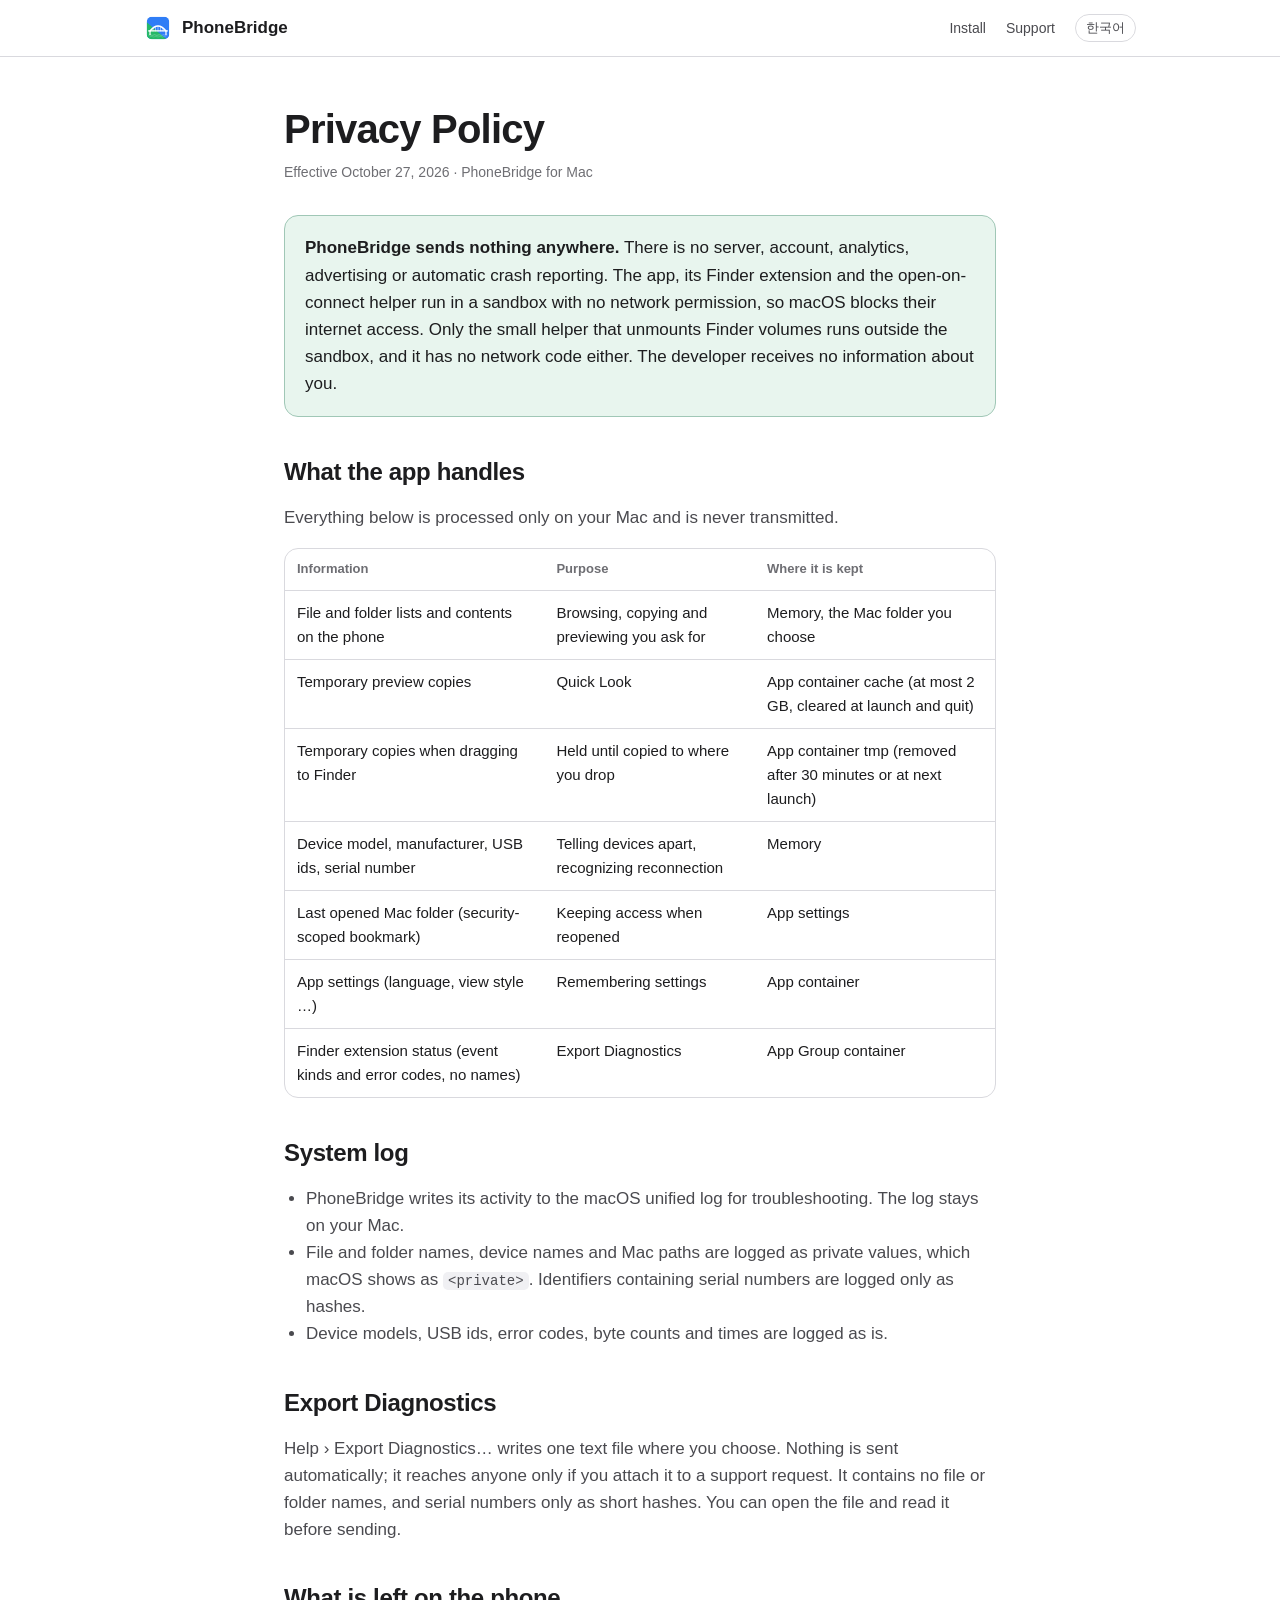
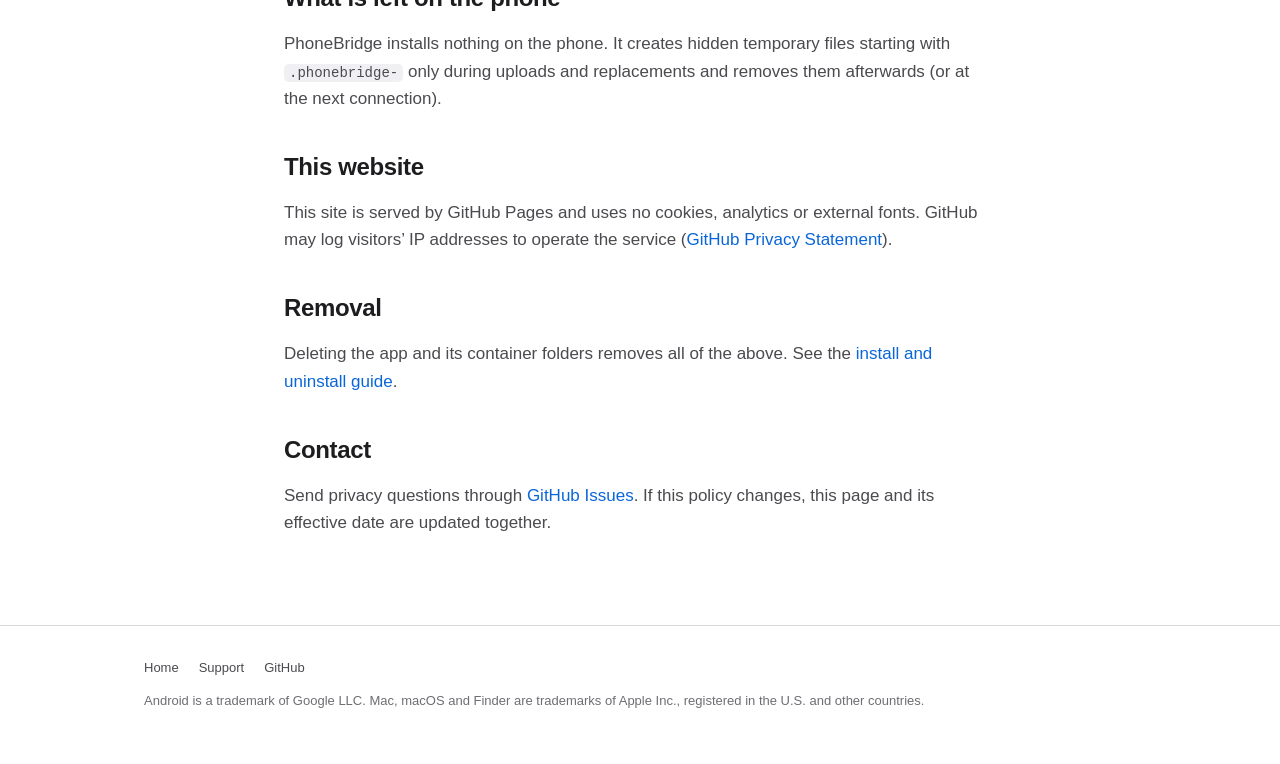
<file: en/privacy.html>
<!doctype html>
<html lang="en">
<head>
  <meta charset="utf-8">
  <meta name="viewport" content="width=device-width, initial-scale=1">
  <title>Privacy Policy — PhoneBridge</title>
  <meta name="description" content="PhoneBridge sends nothing anywhere. What the app handles and where it is kept.">
  <link rel="canonical" href="https://garam918.github.io/phonebridge/en/privacy.html">
  <link rel="alternate" hreflang="ko" href="https://garam918.github.io/phonebridge/privacy.html">
  <link rel="alternate" hreflang="en" href="https://garam918.github.io/phonebridge/en/privacy.html">
  <link rel="icon" href="../assets/favicon.png" type="image/png">
  <link rel="stylesheet" href="../assets/style.css">
</head>
<body>
  <header class="site-header">
    <div class="wrap">
      <a class="brand" href="./"><img src="../assets/icon.svg" alt="" width="28" height="28">PhoneBridge</a>
      <nav class="site-nav" aria-label="Site">
        <a class="hide-sm" href="./#install">Install</a>
        <a href="support.html">Support</a>
        <a class="lang" href="../privacy.html" hreflang="ko" lang="ko">한국어</a>
      </nav>
    </div>
  </header>

  <main class="doc">
    <div class="wrap narrow">
      <h1>Privacy Policy</h1>
      <p class="updated">Effective October 27, 2026 · PhoneBridge for Mac</p>

      <div class="summary">
        <p><strong>PhoneBridge sends nothing anywhere.</strong> There is no server, account, analytics, advertising or automatic crash reporting. The app, its Finder extension and the open-on-connect helper run in a sandbox with no network permission, so macOS blocks their internet access. Only the small helper that unmounts Finder volumes runs outside the sandbox, and it has no network code either. The developer receives no information about you.</p>
      </div>

      <h2>What the app handles</h2>
      <p>Everything below is processed only on your Mac and is never transmitted.</p>
      <div class="table-scroll">
        <table>
          <thead><tr><th>Information</th><th>Purpose</th><th>Where it is kept</th></tr></thead>
          <tbody>
            <tr><td>File and folder lists and contents on the phone</td><td>Browsing, copying and previewing you ask for</td><td>Memory, the Mac folder you choose</td></tr>
            <tr><td>Temporary preview copies</td><td>Quick Look</td><td>App container cache (at most 2 GB, cleared at launch and quit)</td></tr>
            <tr><td>Temporary copies when dragging to Finder</td><td>Held until copied to where you drop</td><td>App container tmp (removed after 30 minutes or at next launch)</td></tr>
            <tr><td>Device model, manufacturer, USB ids, serial number</td><td>Telling devices apart, recognizing reconnection</td><td>Memory</td></tr>
            <tr><td>Last opened Mac folder (security-scoped bookmark)</td><td>Keeping access when reopened</td><td>App settings</td></tr>
            <tr><td>App settings (language, view style …)</td><td>Remembering settings</td><td>App container</td></tr>
            <tr><td>Finder extension status (event kinds and error codes, no names)</td><td>Export Diagnostics</td><td>App Group container</td></tr>
          </tbody>
        </table>
      </div>

      <h2>System log</h2>
      <ul>
        <li>PhoneBridge writes its activity to the macOS unified log for troubleshooting. The log stays on your Mac.</li>
        <li>File and folder names, device names and Mac paths are logged as private values, which macOS shows as <code class="inline">&lt;private&gt;</code>. Identifiers containing serial numbers are logged only as hashes.</li>
        <li>Device models, USB ids, error codes, byte counts and times are logged as is.</li>
      </ul>

      <h2>Export Diagnostics</h2>
      <p>Help › Export Diagnostics… writes one text file where you choose. Nothing is sent automatically; it reaches anyone only if you attach it to a support request. It contains no file or folder names, and serial numbers only as short hashes. You can open the file and read it before sending.</p>

      <h2>What is left on the phone</h2>
      <p>PhoneBridge installs nothing on the phone. It creates hidden temporary files starting with <code class="inline">.phonebridge-</code> only during uploads and replacements and removes them afterwards (or at the next connection).</p>

      <h2>This website</h2>
      <p>This site is served by GitHub Pages and uses no cookies, analytics or external fonts. GitHub may log visitors’ IP addresses to operate the service (<a href="https://docs.github.com/site-policy/privacy-policies/github-general-privacy-statement">GitHub Privacy Statement</a>).</p>

      <h2>Removal</h2>
      <p>Deleting the app and its container folders removes all of the above. See the <a href="https://github.com/garam918/phonebridge/blob/main/docs/INSTALL.md">install and uninstall guide</a>.</p>

      <h2>Contact</h2>
      <p>Send privacy questions through <a href="https://github.com/garam918/phonebridge/issues">GitHub Issues</a>. If this policy changes, this page and its effective date are updated together.</p>
    </div>
  </main>

  <footer class="site-footer">
    <div class="wrap">
      <nav aria-label="Footer">
        <a href="./">Home</a>
        <a href="support.html">Support</a>
        <a href="https://github.com/garam918/phonebridge">GitHub</a>
      </nav>
      <p>Android is a trademark of Google LLC. Mac, macOS and Finder are trademarks of Apple Inc., registered in the U.S. and other countries.</p>
    </div>
  </footer>
</body>
</html>
</file>
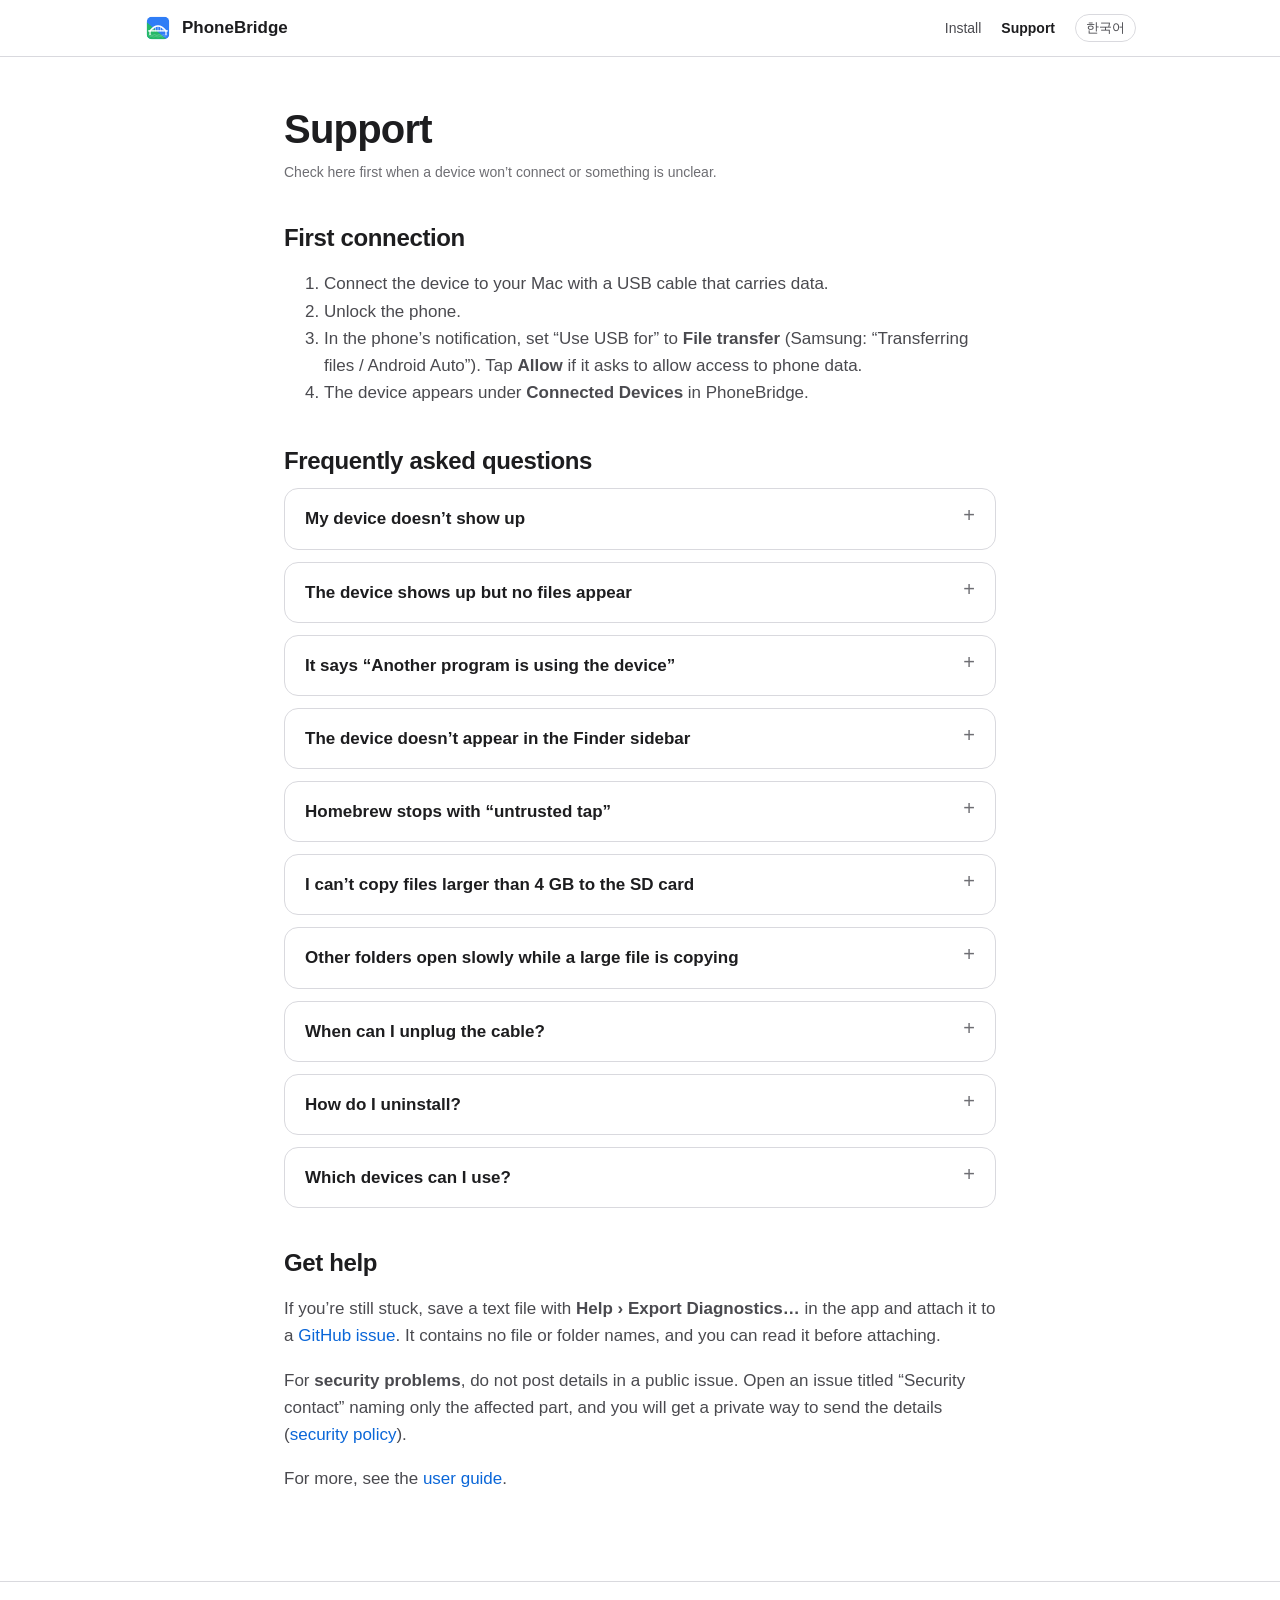
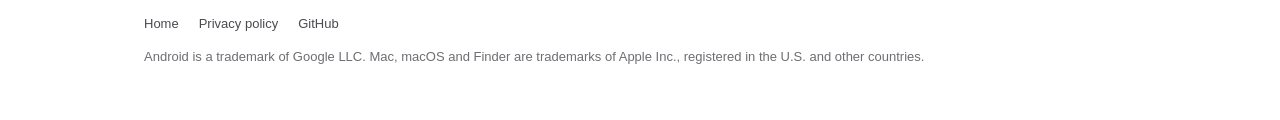
<file: en/support.html>
<!doctype html>
<html lang="en">
<head>
  <meta charset="utf-8">
  <meta name="viewport" content="width=device-width, initial-scale=1">
  <title>Support — PhoneBridge</title>
  <meta name="description" content="PhoneBridge connection troubleshooting, frequently asked questions and how to get help.">
  <link rel="canonical" href="https://garam918.github.io/phonebridge/en/support.html">
  <link rel="alternate" hreflang="ko" href="https://garam918.github.io/phonebridge/support.html">
  <link rel="alternate" hreflang="en" href="https://garam918.github.io/phonebridge/en/support.html">
  <link rel="icon" href="../assets/favicon.png" type="image/png">
  <link rel="stylesheet" href="../assets/style.css">
</head>
<body>
  <header class="site-header">
    <div class="wrap">
      <a class="brand" href="./"><img src="../assets/icon.svg" alt="" width="28" height="28">PhoneBridge</a>
      <nav class="site-nav" aria-label="Site">
        <a class="hide-sm" href="./#install">Install</a>
        <a href="support.html" aria-current="page">Support</a>
        <a class="lang" href="../support.html" hreflang="ko" lang="ko">한국어</a>
      </nav>
    </div>
  </header>

  <main class="doc">
    <div class="wrap narrow">
      <h1>Support</h1>
      <p class="updated">Check here first when a device won’t connect or something is unclear.</p>

      <h2>First connection</h2>
      <ol>
        <li>Connect the device to your Mac with a USB cable that carries data.</li>
        <li>Unlock the phone.</li>
        <li>In the phone’s notification, set “Use USB for” to <strong>File transfer</strong> (Samsung: “Transferring files / Android Auto”). Tap <strong>Allow</strong> if it asks to allow access to phone data.</li>
        <li>The device appears under <strong>Connected Devices</strong> in PhoneBridge.</li>
      </ol>

      <h2>Frequently asked questions</h2>

      <details>
        <summary>My device doesn’t show up</summary>
        <ul>
          <li>The cable may be charge-only. Try another cable that carries data, or another USB port. Connecting directly to the Mac is more reliable than a hub.</li>
          <li>If the phone’s USB mode is “Charging only” or “Transferring images (PTP)”, switch it to “File transfer”.</li>
          <li><strong>Help › Connection Troubleshooting</strong> in the app has a checklist.</li>
        </ul>
      </details>

      <details>
        <summary>The device shows up but no files appear</summary>
        <p>The phone is locked, data access has not been allowed yet, or the USB mode is not “File transfer”. Samsung devices still connect in this case but show no files. Unlock the phone, choose “File transfer” and tap “Allow”, and your files will appear automatically.</p>
      </details>

      <details>
        <summary>It says “Another program is using the device”</summary>
        <p>On macOS only one program can talk to the phone at a time. Quit apps such as Image Capture, Android File Transfer or Smart Switch, then click <strong>Retry</strong>. PhoneBridge never quits other programs on its own.</p>
        <p>If it keeps happening with every app closed, the Samsung USB driver (DEVGURU), which comes with Smart Switch or the Samsung USB driver installer, may be holding the device.</p>
        <ol>
          <li>Open <strong>System Settings › General › Login Items &amp; Extensions</strong>.</li>
          <li>Click ⓘ next to <strong>Driver Extensions</strong> and turn off the Samsung (DEVGURU) entries.</li>
          <li>Restart your Mac. Turn them back on there if you need Smart Switch again.</li>
        </ol>
      </details>

      <details>
        <summary>The device doesn’t appear in the Finder sidebar</summary>
        <p>The Finder sidebar needs macOS 26 or later, and macOS requires you to turn on the file system extension yourself once.</p>
        <ol>
          <li>In PhoneBridge › Settings › Finder, turn on <strong>Enable Finder integration</strong>.</li>
          <li>In <strong>System Settings › General › Login Items &amp; Extensions › File System Extensions</strong>, turn on <strong>PhoneBridge Finder</strong>.</li>
          <li>Reconnect the device, or click <strong>Mount in Finder</strong> in Settings › Finder.</li>
        </ol>
        <p>Finder volumes are read-only by default. On earlier macOS versions, everything except the Finder sidebar works in the PhoneBridge window.</p>
      </details>

      <details>
        <summary>Homebrew stops with “untrusted tap”</summary>
        <p>Since Homebrew 7, casks from third-party taps must be trusted once.</p>
        <div class="code"><code>brew trust --cask garam918/phonebridge/phonebridge</code></div>
        <p class="note">Then run <code class="inline">brew install --cask garam918/phonebridge/phonebridge</code> again.</p>
      </details>

      <details>
        <summary>I can’t copy files larger than 4 GB to the SD card</summary>
        <p>An SD card formatted as FAT32 can’t hold a single file over 4 GB. This is a limit of the card’s file system, not something PhoneBridge can change. Copy to internal storage, or format the card as exFAT (formatting erases the card).</p>
      </details>

      <details>
        <summary>Other folders open slowly while a large file is copying</summary>
        <p>Android’s file transfer protocol (MTP) handles one operation at a time. PhoneBridge moves large files in pieces so you can open other folders in between, but on devices that don’t support partial transfers you may need to wait until the copy finishes.</p>
      </details>

      <details>
        <summary>When can I unplug the cable?</summary>
        <p>Choose <strong>Device › Safely Disconnect</strong> (⌘E). PhoneBridge checks for running transfers, unmounts its Finder volumes and then tells you that you can unplug.</p>
      </details>

      <details>
        <summary>How do I uninstall?</summary>
        <p>Quit PhoneBridge and move it from Applications to the Trash. If you installed it with Homebrew:</p>
        <div class="code"><code>brew uninstall --zap --cask phonebridge</code></div>
        <p class="note">To also remove settings and caches, see the <a href="https://github.com/garam918/phonebridge/blob/main/docs/INSTALL.md">install and uninstall guide</a>. Nothing is installed on the phone.</p>
      </details>

      <details>
        <summary>Which devices can I use?</summary>
        <p>PhoneBridge is built for Android phones and tablets that support USB “File transfer” (MTP). Behavior can vary by manufacturer and model, so if something doesn’t work, please let us know along with the diagnostics file described below.</p>
      </details>

      <h2>Get help</h2>
      <p>If you’re still stuck, save a text file with <strong>Help › Export Diagnostics…</strong> in the app and attach it to a <a href="https://github.com/garam918/phonebridge/issues">GitHub issue</a>. It contains no file or folder names, and you can read it before attaching.</p>
      <p>For <strong>security problems</strong>, do not post details in a public issue. Open an issue titled “Security contact” naming only the affected part, and you will get a private way to send the details (<a href="https://github.com/garam918/phonebridge/blob/main/SECURITY.md">security policy</a>).</p>
      <p>For more, see the <a href="https://github.com/garam918/phonebridge/blob/main/docs/USER_GUIDE.en.md">user guide</a>.</p>
    </div>
  </main>

  <footer class="site-footer">
    <div class="wrap">
      <nav aria-label="Footer">
        <a href="./">Home</a>
        <a href="privacy.html">Privacy policy</a>
        <a href="https://github.com/garam918/phonebridge">GitHub</a>
      </nav>
      <p>Android is a trademark of Google LLC. Mac, macOS and Finder are trademarks of Apple Inc., registered in the U.S. and other countries.</p>
    </div>
  </footer>
  <script src="../assets/site.js" defer></script>
</body>
</html>
</file>
<file: assets/style.css>
/* PhoneBridge site — no external fonts or libraries. */

:root {
  --bg: #ffffff;
  --bg-soft: #f5f5f7;
  --surface: #ffffff;
  --text: #1d1d1f;
  --text-2: #4a4a4f;
  --text-3: #6e6e73;
  --line: #d9d9de;
  --accent: #0a66d8;
  --accent-hover: #0857ba;
  --accent-text: #ffffff;
  --green: #1a9c57;
  --code-bg: #f0f0f3;
  --shadow: 0 1px 2px rgba(0, 0, 0, .06), 0 8px 24px rgba(0, 0, 0, .06);
  --radius: 14px;
  color-scheme: light;
}

@media (prefers-color-scheme: dark) {
  :root {
    --bg: #111113;
    --bg-soft: #1b1b1e;
    --surface: #1f1f23;
    --text: #f5f5f7;
    --text-2: #c7c7cc;
    --text-3: #98989f;
    --line: #34343a;
    --accent: #3d8bfd;
    --accent-hover: #5c9dff;
    --accent-text: #ffffff;
    --green: #3ccf7f;
    --code-bg: #26262b;
    --shadow: 0 1px 2px rgba(0, 0, 0, .4), 0 8px 24px rgba(0, 0, 0, .3);
    color-scheme: dark;
  }
}

*, *::before, *::after { box-sizing: border-box; }

html { -webkit-text-size-adjust: 100%; scroll-behavior: smooth; }
@media (prefers-reduced-motion: reduce) { html { scroll-behavior: auto; } }

body {
  margin: 0;
  background: var(--bg);
  color: var(--text);
  font: 17px/1.6 -apple-system, BlinkMacSystemFont, "Apple SD Gothic Neo", "Pretendard", "Noto Sans KR",
        "Segoe UI", "Helvetica Neue", Arial, sans-serif;
  word-break: keep-all;
  overflow-wrap: break-word;
}

a { color: var(--accent); text-decoration: none; }
a:hover { text-decoration: underline; }
img { max-width: 100%; }

.wrap { max-width: 1040px; margin: 0 auto; padding: 0 24px; }
.wrap.narrow { max-width: 760px; }

/* Header */
.site-header {
  position: sticky; top: 0; z-index: 10;
  background: color-mix(in srgb, var(--bg) 85%, transparent);
  backdrop-filter: saturate(180%) blur(16px);
  -webkit-backdrop-filter: saturate(180%) blur(16px);
  border-bottom: 1px solid var(--line);
}
.site-header .wrap { display: flex; align-items: center; gap: 16px; height: 56px; }
.brand { display: flex; align-items: center; gap: 10px; color: var(--text); font-weight: 650; font-size: 17px; }
.brand:hover { text-decoration: none; }
.brand img { width: 28px; height: 28px; }
.site-nav { display: flex; align-items: center; gap: 20px; margin-left: auto; font-size: 14px; }
.site-nav a { color: var(--text-2); }
.site-nav a:hover { color: var(--text); text-decoration: none; }
.site-nav a[aria-current="page"] { color: var(--text); font-weight: 600; }
.lang {
  border: 1px solid var(--line); border-radius: 999px; padding: 3px 10px;
  font-size: 13px; color: var(--text-2) !important;
}

/* Hero */
.hero { padding: 72px 0 56px; text-align: center; }
.hero-icon { width: 144px; height: 144px; filter: drop-shadow(0 10px 24px rgba(0, 0, 0, .18)); }
.hero h1 { font-size: clamp(32px, 6vw, 52px); line-height: 1.15; letter-spacing: -.02em; margin: 20px 0 14px; }
.hero .lead { font-size: clamp(18px, 2.4vw, 21px); color: var(--text-2); max-width: 640px; margin: 0 auto 28px; }
.cta { display: flex; flex-wrap: wrap; justify-content: center; gap: 12px; }
.btn {
  display: inline-flex; align-items: center; gap: 8px;
  padding: 12px 22px; border-radius: 999px; font-size: 16px; font-weight: 600;
  border: 1px solid transparent;
}
.btn:hover { text-decoration: none; }
.btn-primary { background: var(--accent); color: var(--accent-text); }
.btn-primary:hover { background: var(--accent-hover); }
.btn-secondary { border-color: var(--line); color: var(--text); background: var(--surface); }
.btn-secondary:hover { border-color: var(--text-3); }
.btn svg { width: 18px; height: 18px; }
.meta { margin-top: 16px; font-size: 14px; color: var(--text-3); }
.meta span { white-space: nowrap; }
.meta span + span::before { content: "·"; margin: 0 8px; }

/* Sections */
section { padding: 64px 0; }
section.soft { background: var(--bg-soft); }
h2 { font-size: clamp(26px, 4vw, 34px); letter-spacing: -.015em; line-height: 1.25; margin: 0 0 10px; }
.section-lead { color: var(--text-2); margin: 0 0 32px; max-width: 680px; }
h3 { font-size: 18px; margin: 0 0 6px; }

.grid { display: grid; gap: 16px; grid-template-columns: repeat(3, 1fr); }
@media (max-width: 900px) { .grid { grid-template-columns: repeat(2, 1fr); } }
@media (max-width: 600px) { .grid { grid-template-columns: 1fr; } }

.card {
  background: var(--surface); border: 1px solid var(--line); border-radius: var(--radius);
  padding: 22px; box-shadow: var(--shadow);
}
.card p { margin: 0; color: var(--text-2); font-size: 15px; }
.card .ico {
  width: 40px; height: 40px; border-radius: 10px; display: grid; place-items: center;
  background: color-mix(in srgb, var(--accent) 12%, transparent); color: var(--accent); margin-bottom: 14px;
}
.card .ico.green { background: color-mix(in srgb, var(--green) 14%, transparent); color: var(--green); }
.card .ico svg { width: 22px; height: 22px; }
.tag {
  display: inline-block; font-size: 12px; font-weight: 600; color: var(--text-3);
  border: 1px solid var(--line); border-radius: 999px; padding: 0 8px; margin-left: 6px; vertical-align: 2px;
}

/* Privacy band */
.privacy-band { display: flex; gap: 28px; align-items: center; }
.privacy-band .shield { flex: none; width: 88px; height: 88px; color: var(--green); }
@media (max-width: 600px) { .privacy-band { flex-direction: column; align-items: flex-start; } }

/* Install */
.install { display: grid; gap: 16px; }
.install .card h3 { display: flex; align-items: center; gap: 10px; }
.install .card > p { margin-bottom: 12px; }
.code {
  position: relative; display: flex; align-items: flex-start; gap: 8px;
  background: var(--code-bg); border-radius: 10px; padding: 12px 14px; margin-top: 8px;
}
.code code {
  flex: 1; min-width: 0; font: 14px/1.55 ui-monospace, "SF Mono", Menlo, monospace;
  white-space: pre-wrap; word-break: break-all; color: var(--text);
}
.copy {
  flex: none; font: 600 12px/1 -apple-system, BlinkMacSystemFont, sans-serif; color: var(--text-2);
  background: var(--surface); border: 1px solid var(--line); border-radius: 6px; padding: 6px 9px; cursor: pointer;
}
.copy:hover { color: var(--text); }
.note { font-size: 14px; color: var(--text-3); margin: 8px 0 0; }

/* Lists and tables */
.req { list-style: none; padding: 0; margin: 0; display: grid; gap: 10px; }
.req li { position: relative; padding-left: 16px; }
.req li::before { content: ""; position: absolute; left: 0; top: 11px; width: 6px; height: 6px; border-radius: 50%; background: var(--accent); }

table { width: 100%; border-collapse: collapse; font-size: 15px; }
th, td { text-align: left; padding: 10px 12px; border-bottom: 1px solid var(--line); vertical-align: top; }
th { color: var(--text-3); font-weight: 600; font-size: 13px; }
.table-scroll { overflow-x: auto; border: 1px solid var(--line); border-radius: var(--radius); background: var(--surface); }
.table-scroll table tr:last-child td { border-bottom: 0; }

.two-col { display: grid; grid-template-columns: 1fr 1fr; gap: 40px; }
@media (max-width: 800px) { .two-col { grid-template-columns: 1fr; gap: 32px; } }

/* Document pages */
.doc { padding: 48px 0 72px; }
.doc h1 { font-size: clamp(30px, 5vw, 40px); letter-spacing: -.02em; line-height: 1.2; margin: 0 0 8px; }
.doc .updated { color: var(--text-3); font-size: 14px; margin: 0 0 32px; }
.doc h2 { font-size: 24px; margin: 40px 0 12px; }
.doc p, .doc li { color: var(--text-2); }
.doc ul { padding-left: 22px; }
.summary {
  background: color-mix(in srgb, var(--green) 10%, var(--surface)); border: 1px solid color-mix(in srgb, var(--green) 30%, var(--line));
  border-radius: var(--radius); padding: 18px 20px; color: var(--text);
}
.summary p { color: var(--text); margin: 0; }
code.inline { font: 14px ui-monospace, "SF Mono", Menlo, monospace; background: var(--code-bg); border-radius: 5px; padding: 1px 5px; }

details {
  background: var(--surface); border: 1px solid var(--line); border-radius: var(--radius);
  padding: 0 20px; margin-bottom: 12px;
}
details[open] { padding-bottom: 16px; }
summary { cursor: pointer; font-weight: 600; padding: 16px 0; list-style: none; display: flex; justify-content: space-between; gap: 12px; }
summary::-webkit-details-marker { display: none; }
summary::after { content: "+"; color: var(--text-3); font-weight: 400; font-size: 20px; line-height: 1; }
details[open] summary::after { content: "−"; }
details p, details ol, details ul { margin: 0 0 10px; color: var(--text-2); }
details ol, details ul { padding-left: 22px; }

/* Footer */
.site-footer { border-top: 1px solid var(--line); padding: 32px 0 48px; font-size: 13px; color: var(--text-3); }
.site-footer nav { display: flex; flex-wrap: wrap; gap: 8px 20px; margin-bottom: 12px; }
.site-footer nav a { color: var(--text-2); }
.site-footer p { margin: 4px 0; }

@media (max-width: 600px) {
  body { font-size: 16px; }
  .wrap { padding: 0 16px; }
  .site-nav .hide-sm { display: none; }
  .site-nav { gap: 14px; }
  .hero { padding: 48px 0 40px; }
  .hero-icon { width: 112px; height: 112px; }
  section { padding: 48px 0; }
}
</file>
